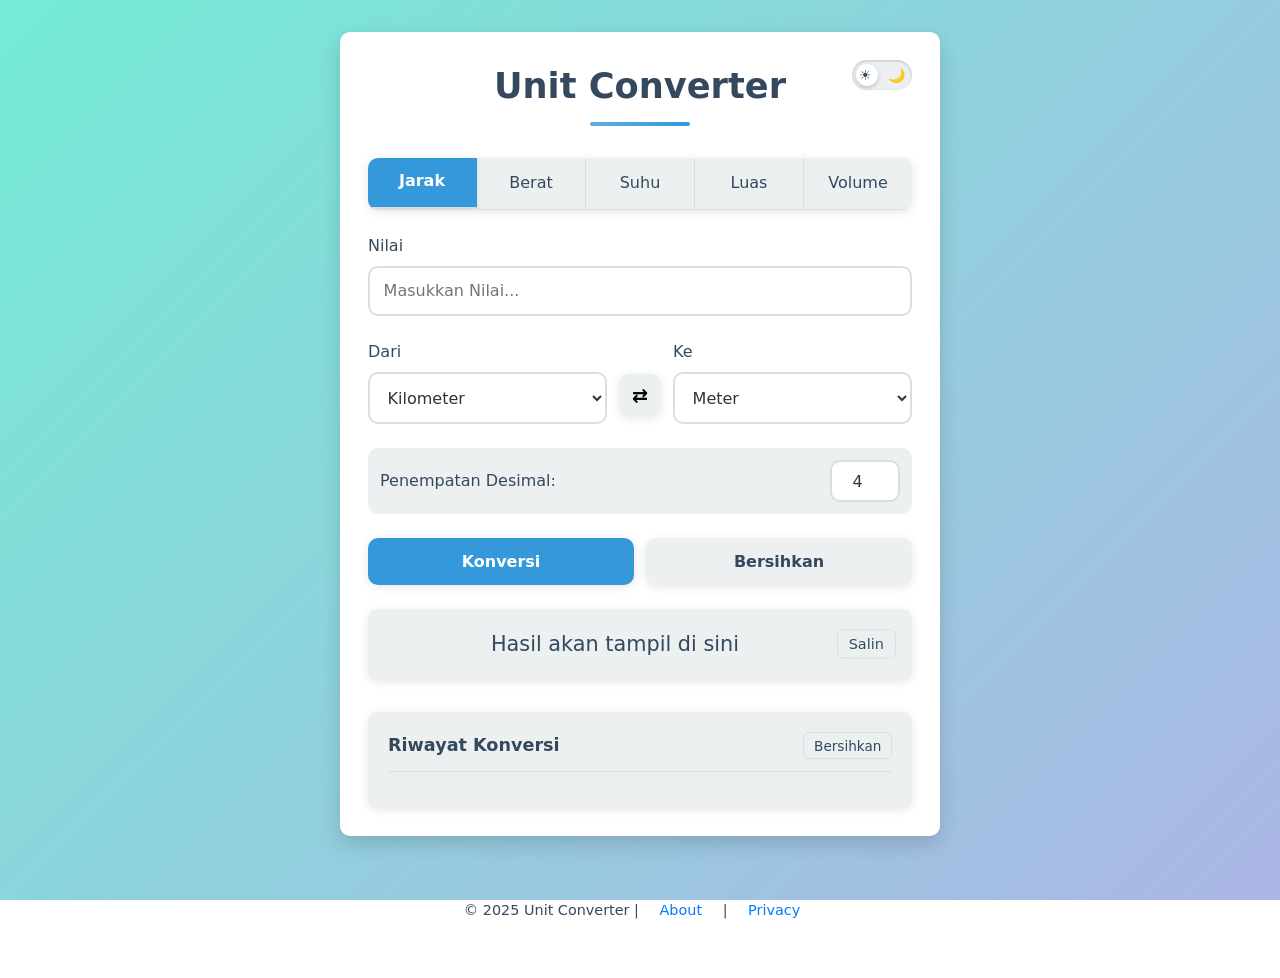
<file: index.html>
<!DOCTYPE html>
<html lang="en">
    <head>
        <meta charset="UTF-8">
        <meta name="viewport" content="width=device-width, initial-scale=1.0">
        <meta name="theme-color" content="#74ebd5">
        <meta name="description" content="Unit Converter - Convert between distance, weight, temperature, area, and volume units">
        <title>Unit Converter</title>
        <link rel="stylesheet" href="style.css">
        <link rel="manifest" href="manifest.json">
        <link rel="icon" type="image/png" href="favicon.png">
    </head>
    <body>
        <div class="container">
            <header>
                <h1>Unit Converter</h1>
                <div class="theme-toggle-container">
                    <label class="theme-switch">
                        <input type="checkbox" id="themeToggle" onchange="toggleTheme()">
                        <span class="slider round"></span>
                        <span class="theme-icon light">☀️</span>
                        <span class="theme-icon dark">🌙</span>
                    </label>
                </div>
            </header>

            <div class="unit-tabs">
                <div class="unit-tab active" data-tab="distance">Jarak</div>
                <div class="unit-tab" data-tab="weight">Berat</div>
                <div class="unit-tab" data-tab="temperature">Suhu</div>
                <div class="unit-tab" data-tab="area">Luas</div>
                <div class="unit-tab" data-tab="volume">Volume</div>
            </div>
            
            <!-- Distance Converter -->
            <div class="converter-container active" id="distance-converter">
                <div class="input-group">
                    <label for="distanceValue">Nilai</label>
                    <input type="number" id="distanceValue" placeholder="Masukkan Nilai..." step="any">
                </div>

                <div class="units-row">
                    <div class="input-group">
                        <label for="distanceFromUnit">Dari</label>
                        <select id="distanceFromUnit">
                            <option value="km">Kilometer</option>
                            <option value="m">Meter</option>
                            <option value="cm">Sentimeter</option>
                            <option value="mm">Milimeter</option>
                            <option value="µm">Mikrometer</option>
                            <option value="nm">Nanometer</option>
                            <option value="mi">Mil</option>
                            <option value="nmi">Mil Laut</option>
                            <option value="yd">Yard</option>
                            <option value="ft">Kaki</option>
                            <option value="in">Inci</option>
                        </select>
                    </div>

                    <button class="swap-btn" onclick="swapUnits('distance')" aria-label="Tukar Unit">
                        <span class="swap-icon">⇄</span>
                    </button>

                    <div class="input-group">
                        <label for="distanceToUnit">Ke</label>
                        <select id="distanceToUnit">
                            <option value="km">Kilometer</option>
                            <option value="m" selected>Meter</option>
                            <option value="cm">Sentimeter</option>
                            <option value="mm">Milimeter</option>
                            <option value="µm">Mikrometer</option>
                            <option value="nm">Nanometer</option>
                            <option value="mi">Mil</option>
                            <option value="nmi">Mil Laut</option>
                            <option value="yd">Yard</option>
                            <option value="ft">Kaki</option>
                            <option value="in">Inci</option>
                        </select>
                    </div>
                </div>

                <div class="precision-control">
                    <label for="distancePrecision">Penempatan Desimal:</label>
                    <input type="number" id="distancePrecision" value="4" min="0" max="10">
                </div>

                <div class="button-group">
                    <button class="btn convert-btn" onclick="convert('distance')">Konversi</button>
                    <button class="btn clear-btn" onclick="clearInputs('distance')">Bersihkan</button>
                </div>

                <div class="result-container">
                    <div class="result" id="distanceResult">Hasil akan tampil di sini</div>
                    <button class="copy-btn" onclick="copyResult('distanceResult')">Salin</button>
                </div>

                <div class="history">
                    <div class="history-header">
                        <h3>Riwayat Konversi</h3>
                        <button class="clear-history-btn" onclick="clearHistory('distance')">Bersihkan</button>
                    </div>
                    <div id="distanceHistory" class="history-list"></div>
                </div>
            </div>

            <!-- Weight Converter -->
            <div class="converter-container" id="weight-converter">
                <div class="input-group">
                    <label for="weightValue">Nilai</label>
                    <input type="number" id="weightValue" placeholder="Masukkan Nilai..." step="any">
                </div>

                <div class="units-row">
                    <div class="input-group">
                        <label for="weightFromUnit">Dari</label>
                        <select id="weightFromUnit">
                            <option value="t">Ton</option>
                            <option value="kg">Kilogram</option>
                            <option value="g">Gram</option>
                            <option value="mg">Miligram</option>
                            <option value="lb">Pon</option>
                            <option value="oz">Ons</option>
                            <option value="st">Stone</option>
                            <option value="ct">Karat</option>
                            <option value="gr">Grain</option>
                        </select>
                    </div>

                    <button class="swap-btn" onclick="swapUnits('weight')" aria-label="Tukar Unit">
                        <span class="swap-icon">⇄</span>
                    </button>

                    <div class="input-group">
                        <label for="weightToUnit">Ke</label>
                        <select id="weightToUnit">
                            <option value="t">Ton</option>
                            <option value="kg" selected>Kilogram</option>
                            <option value="g">Gram</option>
                            <option value="mg">Miligram</option>
                            <option value="lb">Pon</option>
                            <option value="oz">Ons</option>
                            <option value="st">Stone</option>
                            <option value="ct">Karat</option>
                            <option value="gr">Grain</option>
                        </select>
                    </div>
                </div>

                <div class="precision-control">
                    <label for="weightPrecision">Penempatan Desimal:</label>
                    <input type="number" id="weightPrecision" value="4" min="0" max="10">
                </div>

                <div class="button-group">
                    <button class="btn convert-btn" onclick="convert('weight')">Konversi</button>
                    <button class="btn clear-btn" onclick="clearInputs('weight')">Bersihkan</button>
                </div>

                <div class="result-container">
                    <div class="result" id="weightResult">Hasil akan tampil di sini</div>
                    <button class="copy-btn" onclick="copyResult('weightResult')">Salin</button>
                </div>

                <div class="history">
                    <div class="history-header">
                        <h3>Riwayat Konversi</h3>
                        <button class="clear-history-btn" onclick="clearHistory('weight')">Bersihkan</button>
                    </div>
                    <div id="weightHistory" class="history-list"></div>
                </div>
            </div>

            <!-- Temperature Converter -->
            <div class="converter-container" id="temperature-converter">
                <div class="input-group">
                    <label for="temperatureValue">Nilai</label>
                    <input type="number" id="temperatureValue" placeholder="Masukkan Nilai..." step="any">
                </div>

                <div class="units-row">
                    <div class="input-group">
                        <label for="temperatureFromUnit">Dari</label>
                        <select id="temperatureFromUnit">
                            <option value="c">Celsius</option>
                            <option value="f">Fahrenheit</option>
                            <option value="k">Kelvin</option>
                        </select>
                    </div>

                    <button class="swap-btn" onclick="swapUnits('temperature')" aria-label="Tukar Unit">
                        <span class="swap-icon">⇄</span>
                    </button>

                    <div class="input-group">
                        <label for="temperatureToUnit">Ke</label>
                        <select id="temperatureToUnit">
                            <option value="c">Celsius</option>
                            <option value="f" selected>Fahrenheit</option>
                            <option value="k">Kelvin</option>
                        </select>
                    </div>
                </div>

                <div class="precision-control">
                    <label for="temperaturePrecision">Penempatan Desimal:</label>
                    <input type="number" id="temperaturePrecision" value="4" min="0" max="10">
                </div>

                <div class="button-group">
                    <button class="btn convert-btn" onclick="convert('temperature')">Konversi</button>
                    <button class="btn clear-btn" onclick="clearInputs('temperature')">Bersihkan</button>
                </div>

                <div class="result-container">
                    <div class="result" id="temperatureResult">Hasil akan tampil di sini</div>
                    <button class="copy-btn" onclick="copyResult('temperatureResult')">Salin</button>
                </div>

                <div class="history">
                    <div class="history-header">
                        <h3>Riwayat Konversi</h3>
                        <button class="clear-history-btn" onclick="clearHistory('temperature')">Bersihkan</button>
                    </div>
                    <div id="temperatureHistory" class="history-list"></div>
                </div>
            </div>

            <!-- Area Converter -->
            <div class="converter-container" id="area-converter">
                <div class="input-group">
                    <label for="areaValue">Nilai</label>
                    <input type="number" id="areaValue" placeholder="Masukkan Nilai..." step="any">
                </div>

                <div class="units-row">
                    <div class="input-group">
                        <label for="areaFromUnit">Dari</label>
                        <select id="areaFromUnit">
                            <option value="km2">Kilometer Persegi</option>
                            <option value="m2">Meter Persegi</option>
                            <option value="cm2">Sentimeter Persegi</option>
                            <option value="mm2">Milimeter Persegi</option>
                            <option value="ha">Hektar</option>
                            <option value="acre">Acre</option>
                            <option value="ft2">Kaki Persegi</option>
                            <option value="in2">Inci Persegi</option>
                            <option value="yd2">Yard Persegi</option>
                        </select>
                    </div>

                    <button class="swap-btn" onclick="swapUnits('area')" aria-label="Tukar Unit">
                        <span class="swap-icon">⇄</span>
                    </button>

                    <div class="input-group">
                        <label for="areaToUnit">Ke</label>
                        <select id="areaToUnit">
                            <option value="km2">Kilometer Persegi</option>
                            <option value="m2" selected>Meter Persegi</option>
                            <option value="cm2">Sentimeter Persegi</option>
                            <option value="mm2">Milimeter Persegi</option>
                            <option value="ha">Hektar</option>
                            <option value="acre">Acre</option>
                            <option value="ft2">Kaki Persegi</option>
                            <option value="in2">Inci Persegi</option>
                            <option value="yd2">Yard Persegi</option>
                        </select>
                    </div>
                </div>

                <div class="precision-control">
                    <label for="areaPrecision">Penempatan Desimal:</label>
                    <input type="number" id="areaPrecision" value="4" min="0" max="10">
                </div>

                <div class="button-group">
                    <button class="btn convert-btn" onclick="convert('area')">Konversi</button>
                    <button class="btn clear-btn" onclick="clearInputs('area')">Bersihkan</button>
                </div>

                <div class="result-container">
                    <div class="result" id="areaResult">Hasil akan tampil di sini</div>
                    <button class="copy-btn" onclick="copyResult('areaResult')">Salin</button>
                </div>

                <div class="history">
                    <div class="history-header">
                        <h3>Riwayat Konversi</h3>
                        <button class="clear-history-btn" onclick="clearHistory('area')">Bersihkan</button>
                    </div>
                    <div id="areaHistory" class="history-list"></div>
                </div>
            </div>

            <!-- Volume Converter -->
            <div class="converter-container" id="volume-converter">
                <div class="input-group">
                    <label for="volumeValue">Nilai</label>
                    <input type="number" id="volumeValue" placeholder="Masukkan Nilai..." step="any">
                </div>

                <div class="units-row">
                    <div class="input-group">
                        <label for="volumeFromUnit">Dari</label>
                        <select id="volumeFromUnit">
                            <option value="m3">Meter Kubik</option>
                            <option value="cm3">Sentimeter Kubik</option>
                            <option value="mm3">Milimeter Kubik</option>
                            <option value="l">Liter</option>
                            <option value="ml">Mililiter</option>
                            <option value="gal">Galon</option>
                            <option value="qt">Quart</option>
                            <option value="pt">Pint</option>
                            <option value="fl_oz">Ons Cair</option>
                        </select>
                    </div>

                    <button class="swap-btn" onclick="swapUnits('volume')" aria-label="Tukar Unit">
                        <span class="swap-icon">⇄</span>
                    </button>

                    <div class="input-group">
                        <label for="volumeToUnit">Ke</label>
                        <select id="volumeToUnit">
                            <option value="m3">Meter Kubik</option>
                            <option value="cm3">Sentimeter Kubik</option>
                            <option value="mm3">Milimeter Kubik</option>
                            <option value="l" selected>Liter</option>
                            <option value="ml">Mililiter</option>
                            <option value="gal">Galon</option>
                            <option value="qt">Quart</option>
                            <option value="pt">Pint</option>
                            <option value="fl_oz">Ons Cair</option>
                        </select>
                    </div>
                </div>

                <div class="precision-control">
                    <label for="volumePrecision">Penempatan Desimal:</label>
                    <input type="number" id="volumePrecision" value="4" min="0" max="10">
                </div>

                <div class="button-group">
                    <button class="btn convert-btn" onclick="convert('volume')">Konversi</button>
                    <button class="btn clear-btn" onclick="clearInputs('volume')">Bersihkan</button>
                </div>

                <div class="result-container">
                    <div class="result" id="volumeResult">Hasil akan tampil di sini</div>
                    <button class="copy-btn" onclick="copyResult('volumeResult')">Salin</button>
                </div>

                <div class="history">
                    <div class="history-header">
                        <h3>Riwayat Konversi</h3>
                        <button class="clear-history-btn" onclick="clearHistory('volume')">Bersihkan</button>
                    </div>
                    <div id="volumeHistory" class="history-list"></div>
                </div>
            </div>
        </div>

        <footer class="footer">
            <p>© 2025 Unit Converter | <a href="#" class="footer-link">About</a> | <a href="#" class="footer-link">Privacy</a></p>
        </footer>

        <script src="script.js"></script>
    </body>
</html>
</file>
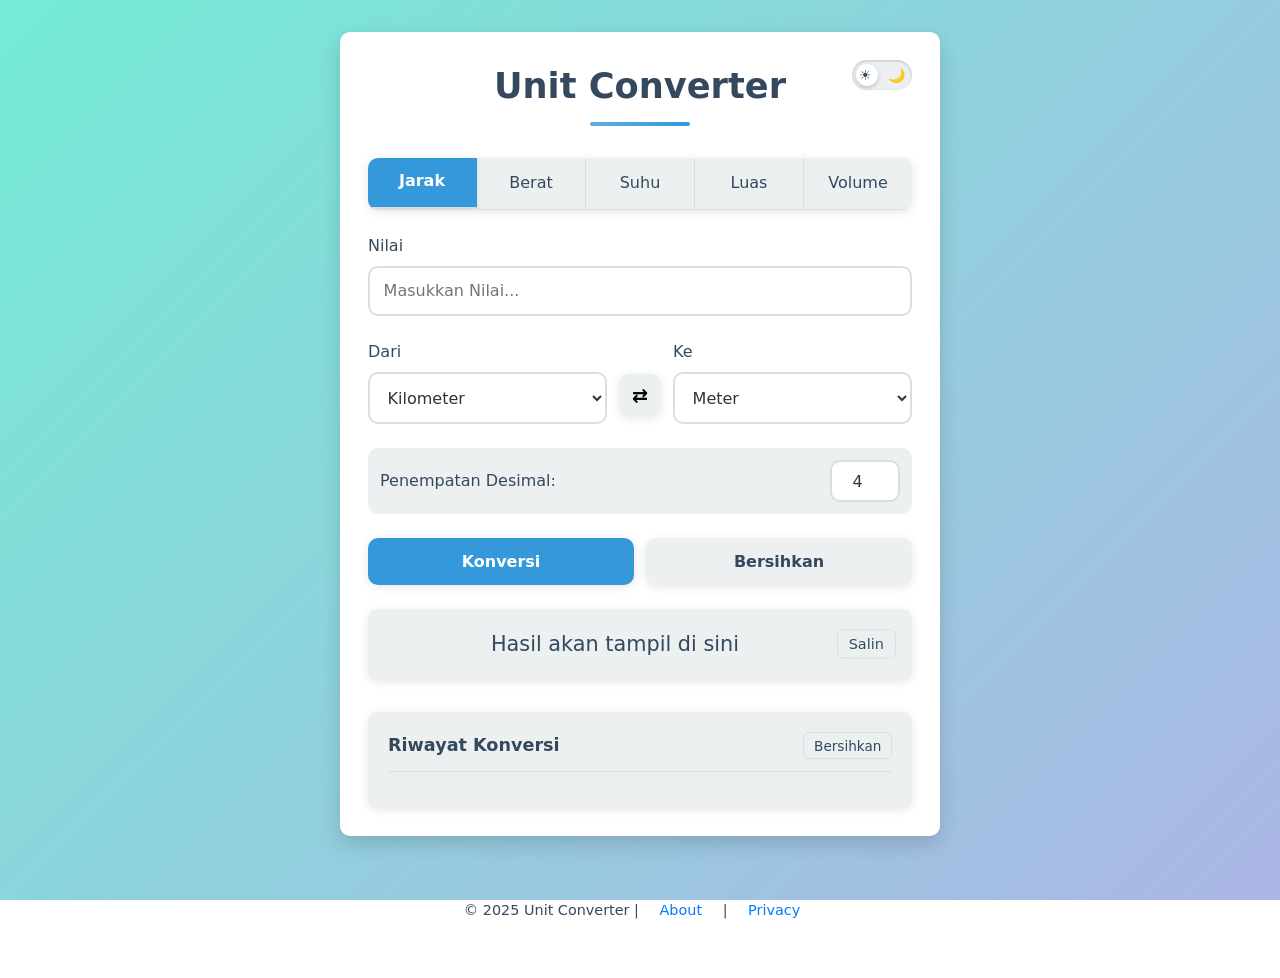
<file: public/index.html>
<!DOCTYPE html>
<html lang="en">
    <head>
        <meta charset="UTF-8">
        <meta name="viewport" content="width=device-width, initial-scale=1.0">
        <meta name="theme-color" content="#74ebd5">
        <meta name="description" content="Unit Converter - Convert between distance, weight, temperature, area, and volume units">
        <title>Unit Converter</title>
        <link rel="stylesheet" href="style.css">
        <link rel="manifest" href="manifest.json">
        <link rel="icon" type="image/png" href="favicon.png">
    </head>
    <body>
        <div class="container">
            <header>
                <h1>Unit Converter</h1>
                <div class="theme-toggle-container">
                    <label class="theme-switch">
                        <input type="checkbox" id="themeToggle" onchange="toggleTheme()">
                        <span class="slider round"></span>
                        <span class="theme-icon light">☀️</span>
                        <span class="theme-icon dark">🌙</span>
                    </label>
                </div>
            </header>

            <div class="unit-tabs">
                <div class="unit-tab active" data-tab="distance">Jarak</div>
                <div class="unit-tab" data-tab="weight">Berat</div>
                <div class="unit-tab" data-tab="temperature">Suhu</div>
                <div class="unit-tab" data-tab="area">Luas</div>
                <div class="unit-tab" data-tab="volume">Volume</div>
            </div>
            
            <!-- Distance Converter -->
            <div class="converter-container active" id="distance-converter">
                <div class="input-group">
                    <label for="distanceValue">Nilai</label>
                    <input type="number" id="distanceValue" placeholder="Masukkan Nilai..." step="any">
                </div>

                <div class="units-row">
                    <div class="input-group">
                        <label for="distanceFromUnit">Dari</label>
                        <select id="distanceFromUnit">
                            <option value="km">Kilometer</option>
                            <option value="m">Meter</option>
                            <option value="cm">Sentimeter</option>
                            <option value="mm">Milimeter</option>
                            <option value="µm">Mikrometer</option>
                            <option value="nm">Nanometer</option>
                            <option value="mi">Mil</option>
                            <option value="nmi">Mil Laut</option>
                            <option value="yd">Yard</option>
                            <option value="ft">Kaki</option>
                            <option value="in">Inci</option>
                        </select>
                    </div>

                    <button class="swap-btn" onclick="swapUnits('distance')" aria-label="Tukar Unit">
                        <span class="swap-icon">⇄</span>
                    </button>

                    <div class="input-group">
                        <label for="distanceToUnit">Ke</label>
                        <select id="distanceToUnit">
                            <option value="km">Kilometer</option>
                            <option value="m" selected>Meter</option>
                            <option value="cm">Sentimeter</option>
                            <option value="mm">Milimeter</option>
                            <option value="µm">Mikrometer</option>
                            <option value="nm">Nanometer</option>
                            <option value="mi">Mil</option>
                            <option value="nmi">Mil Laut</option>
                            <option value="yd">Yard</option>
                            <option value="ft">Kaki</option>
                            <option value="in">Inci</option>
                        </select>
                    </div>
                </div>

                <div class="precision-control">
                    <label for="distancePrecision">Penempatan Desimal:</label>
                    <input type="number" id="distancePrecision" value="4" min="0" max="10">
                </div>

                <div class="button-group">
                    <button class="btn convert-btn" onclick="convert('distance')">Konversi</button>
                    <button class="btn clear-btn" onclick="clearInputs('distance')">Bersihkan</button>
                </div>

                <div class="result-container">
                    <div class="result" id="distanceResult">Hasil akan tampil di sini</div>
                    <button class="copy-btn" onclick="copyResult('distanceResult')">Salin</button>
                </div>

                <div class="history">
                    <div class="history-header">
                        <h3>Riwayat Konversi</h3>
                        <button class="clear-history-btn" onclick="clearHistory('distance')">Bersihkan</button>
                    </div>
                    <div id="distanceHistory" class="history-list"></div>
                </div>
            </div>

            <!-- Weight Converter -->
            <div class="converter-container" id="weight-converter">
                <div class="input-group">
                    <label for="weightValue">Nilai</label>
                    <input type="number" id="weightValue" placeholder="Masukkan Nilai..." step="any">
                </div>

                <div class="units-row">
                    <div class="input-group">
                        <label for="weightFromUnit">Dari</label>
                        <select id="weightFromUnit">
                            <option value="t">Ton</option>
                            <option value="kg">Kilogram</option>
                            <option value="g">Gram</option>
                            <option value="mg">Miligram</option>
                            <option value="lb">Pon</option>
                            <option value="oz">Ons</option>
                            <option value="st">Stone</option>
                            <option value="ct">Karat</option>
                            <option value="gr">Grain</option>
                        </select>
                    </div>

                    <button class="swap-btn" onclick="swapUnits('weight')" aria-label="Tukar Unit">
                        <span class="swap-icon">⇄</span>
                    </button>

                    <div class="input-group">
                        <label for="weightToUnit">Ke</label>
                        <select id="weightToUnit">
                            <option value="t">Ton</option>
                            <option value="kg" selected>Kilogram</option>
                            <option value="g">Gram</option>
                            <option value="mg">Miligram</option>
                            <option value="lb">Pon</option>
                            <option value="oz">Ons</option>
                            <option value="st">Stone</option>
                            <option value="ct">Karat</option>
                            <option value="gr">Grain</option>
                        </select>
                    </div>
                </div>

                <div class="precision-control">
                    <label for="weightPrecision">Penempatan Desimal:</label>
                    <input type="number" id="weightPrecision" value="4" min="0" max="10">
                </div>

                <div class="button-group">
                    <button class="btn convert-btn" onclick="convert('weight')">Konversi</button>
                    <button class="btn clear-btn" onclick="clearInputs('weight')">Bersihkan</button>
                </div>

                <div class="result-container">
                    <div class="result" id="weightResult">Hasil akan tampil di sini</div>
                    <button class="copy-btn" onclick="copyResult('weightResult')">Salin</button>
                </div>

                <div class="history">
                    <div class="history-header">
                        <h3>Riwayat Konversi</h3>
                        <button class="clear-history-btn" onclick="clearHistory('weight')">Bersihkan</button>
                    </div>
                    <div id="weightHistory" class="history-list"></div>
                </div>
            </div>

            <!-- Temperature Converter -->
            <div class="converter-container" id="temperature-converter">
                <div class="input-group">
                    <label for="temperatureValue">Nilai</label>
                    <input type="number" id="temperatureValue" placeholder="Masukkan Nilai..." step="any">
                </div>

                <div class="units-row">
                    <div class="input-group">
                        <label for="temperatureFromUnit">Dari</label>
                        <select id="temperatureFromUnit">
                            <option value="c">Celsius</option>
                            <option value="f">Fahrenheit</option>
                            <option value="k">Kelvin</option>
                        </select>
                    </div>

                    <button class="swap-btn" onclick="swapUnits('temperature')" aria-label="Tukar Unit">
                        <span class="swap-icon">⇄</span>
                    </button>

                    <div class="input-group">
                        <label for="temperatureToUnit">Ke</label>
                        <select id="temperatureToUnit">
                            <option value="c">Celsius</option>
                            <option value="f" selected>Fahrenheit</option>
                            <option value="k">Kelvin</option>
                        </select>
                    </div>
                </div>

                <div class="precision-control">
                    <label for="temperaturePrecision">Penempatan Desimal:</label>
                    <input type="number" id="temperaturePrecision" value="4" min="0" max="10">
                </div>

                <div class="button-group">
                    <button class="btn convert-btn" onclick="convert('temperature')">Konversi</button>
                    <button class="btn clear-btn" onclick="clearInputs('temperature')">Bersihkan</button>
                </div>

                <div class="result-container">
                    <div class="result" id="temperatureResult">Hasil akan tampil di sini</div>
                    <button class="copy-btn" onclick="copyResult('temperatureResult')">Salin</button>
                </div>

                <div class="history">
                    <div class="history-header">
                        <h3>Riwayat Konversi</h3>
                        <button class="clear-history-btn" onclick="clearHistory('temperature')">Bersihkan</button>
                    </div>
                    <div id="temperatureHistory" class="history-list"></div>
                </div>
            </div>

            <!-- Area Converter -->
            <div class="converter-container" id="area-converter">
                <div class="input-group">
                    <label for="areaValue">Nilai</label>
                    <input type="number" id="areaValue" placeholder="Masukkan Nilai..." step="any">
                </div>

                <div class="units-row">
                    <div class="input-group">
                        <label for="areaFromUnit">Dari</label>
                        <select id="areaFromUnit">
                            <option value="km2">Kilometer Persegi</option>
                            <option value="m2">Meter Persegi</option>
                            <option value="cm2">Sentimeter Persegi</option>
                            <option value="mm2">Milimeter Persegi</option>
                            <option value="ha">Hektar</option>
                            <option value="acre">Acre</option>
                            <option value="ft2">Kaki Persegi</option>
                            <option value="in2">Inci Persegi</option>
                            <option value="yd2">Yard Persegi</option>
                        </select>
                    </div>

                    <button class="swap-btn" onclick="swapUnits('area')" aria-label="Tukar Unit">
                        <span class="swap-icon">⇄</span>
                    </button>

                    <div class="input-group">
                        <label for="areaToUnit">Ke</label>
                        <select id="areaToUnit">
                            <option value="km2">Kilometer Persegi</option>
                            <option value="m2" selected>Meter Persegi</option>
                            <option value="cm2">Sentimeter Persegi</option>
                            <option value="mm2">Milimeter Persegi</option>
                            <option value="ha">Hektar</option>
                            <option value="acre">Acre</option>
                            <option value="ft2">Kaki Persegi</option>
                            <option value="in2">Inci Persegi</option>
                            <option value="yd2">Yard Persegi</option>
                        </select>
                    </div>
                </div>

                <div class="precision-control">
                    <label for="areaPrecision">Penempatan Desimal:</label>
                    <input type="number" id="areaPrecision" value="4" min="0" max="10">
                </div>

                <div class="button-group">
                    <button class="btn convert-btn" onclick="convert('area')">Konversi</button>
                    <button class="btn clear-btn" onclick="clearInputs('area')">Bersihkan</button>
                </div>

                <div class="result-container">
                    <div class="result" id="areaResult">Hasil akan tampil di sini</div>
                    <button class="copy-btn" onclick="copyResult('areaResult')">Salin</button>
                </div>

                <div class="history">
                    <div class="history-header">
                        <h3>Riwayat Konversi</h3>
                        <button class="clear-history-btn" onclick="clearHistory('area')">Bersihkan</button>
                    </div>
                    <div id="areaHistory" class="history-list"></div>
                </div>
            </div>

            <!-- Volume Converter -->
            <div class="converter-container" id="volume-converter">
                <div class="input-group">
                    <label for="volumeValue">Nilai</label>
                    <input type="number" id="volumeValue" placeholder="Masukkan Nilai..." step="any">
                </div>

                <div class="units-row">
                    <div class="input-group">
                        <label for="volumeFromUnit">Dari</label>
                        <select id="volumeFromUnit">
                            <option value="m3">Meter Kubik</option>
                            <option value="cm3">Sentimeter Kubik</option>
                            <option value="mm3">Milimeter Kubik</option>
                            <option value="l">Liter</option>
                            <option value="ml">Mililiter</option>
                            <option value="gal">Galon</option>
                            <option value="qt">Quart</option>
                            <option value="pt">Pint</option>
                            <option value="fl_oz">Ons Cair</option>
                        </select>
                    </div>

                    <button class="swap-btn" onclick="swapUnits('volume')" aria-label="Tukar Unit">
                        <span class="swap-icon">⇄</span>
                    </button>

                    <div class="input-group">
                        <label for="volumeToUnit">Ke</label>
                        <select id="volumeToUnit">
                            <option value="m3">Meter Kubik</option>
                            <option value="cm3">Sentimeter Kubik</option>
                            <option value="mm3">Milimeter Kubik</option>
                            <option value="l" selected>Liter</option>
                            <option value="ml">Mililiter</option>
                            <option value="gal">Galon</option>
                            <option value="qt">Quart</option>
                            <option value="pt">Pint</option>
                            <option value="fl_oz">Ons Cair</option>
                        </select>
                    </div>
                </div>

                <div class="precision-control">
                    <label for="volumePrecision">Penempatan Desimal:</label>
                    <input type="number" id="volumePrecision" value="4" min="0" max="10">
                </div>

                <div class="button-group">
                    <button class="btn convert-btn" onclick="convert('volume')">Konversi</button>
                    <button class="btn clear-btn" onclick="clearInputs('volume')">Bersihkan</button>
                </div>

                <div class="result-container">
                    <div class="result" id="volumeResult">Hasil akan tampil di sini</div>
                    <button class="copy-btn" onclick="copyResult('volumeResult')">Salin</button>
                </div>

                <div class="history">
                    <div class="history-header">
                        <h3>Riwayat Konversi</h3>
                        <button class="clear-history-btn" onclick="clearHistory('volume')">Bersihkan</button>
                    </div>
                    <div id="volumeHistory" class="history-list"></div>
                </div>
            </div>
        </div>

        <footer class="footer">
            <p>© 2025 Unit Converter | <a href="about.html" class="footer-link">About</a> | <a href="privacy.html" class="footer-link">Privacy</a></p>
        </footer>

        <script src="script.js"></script>
    </body>
</html>
</file>
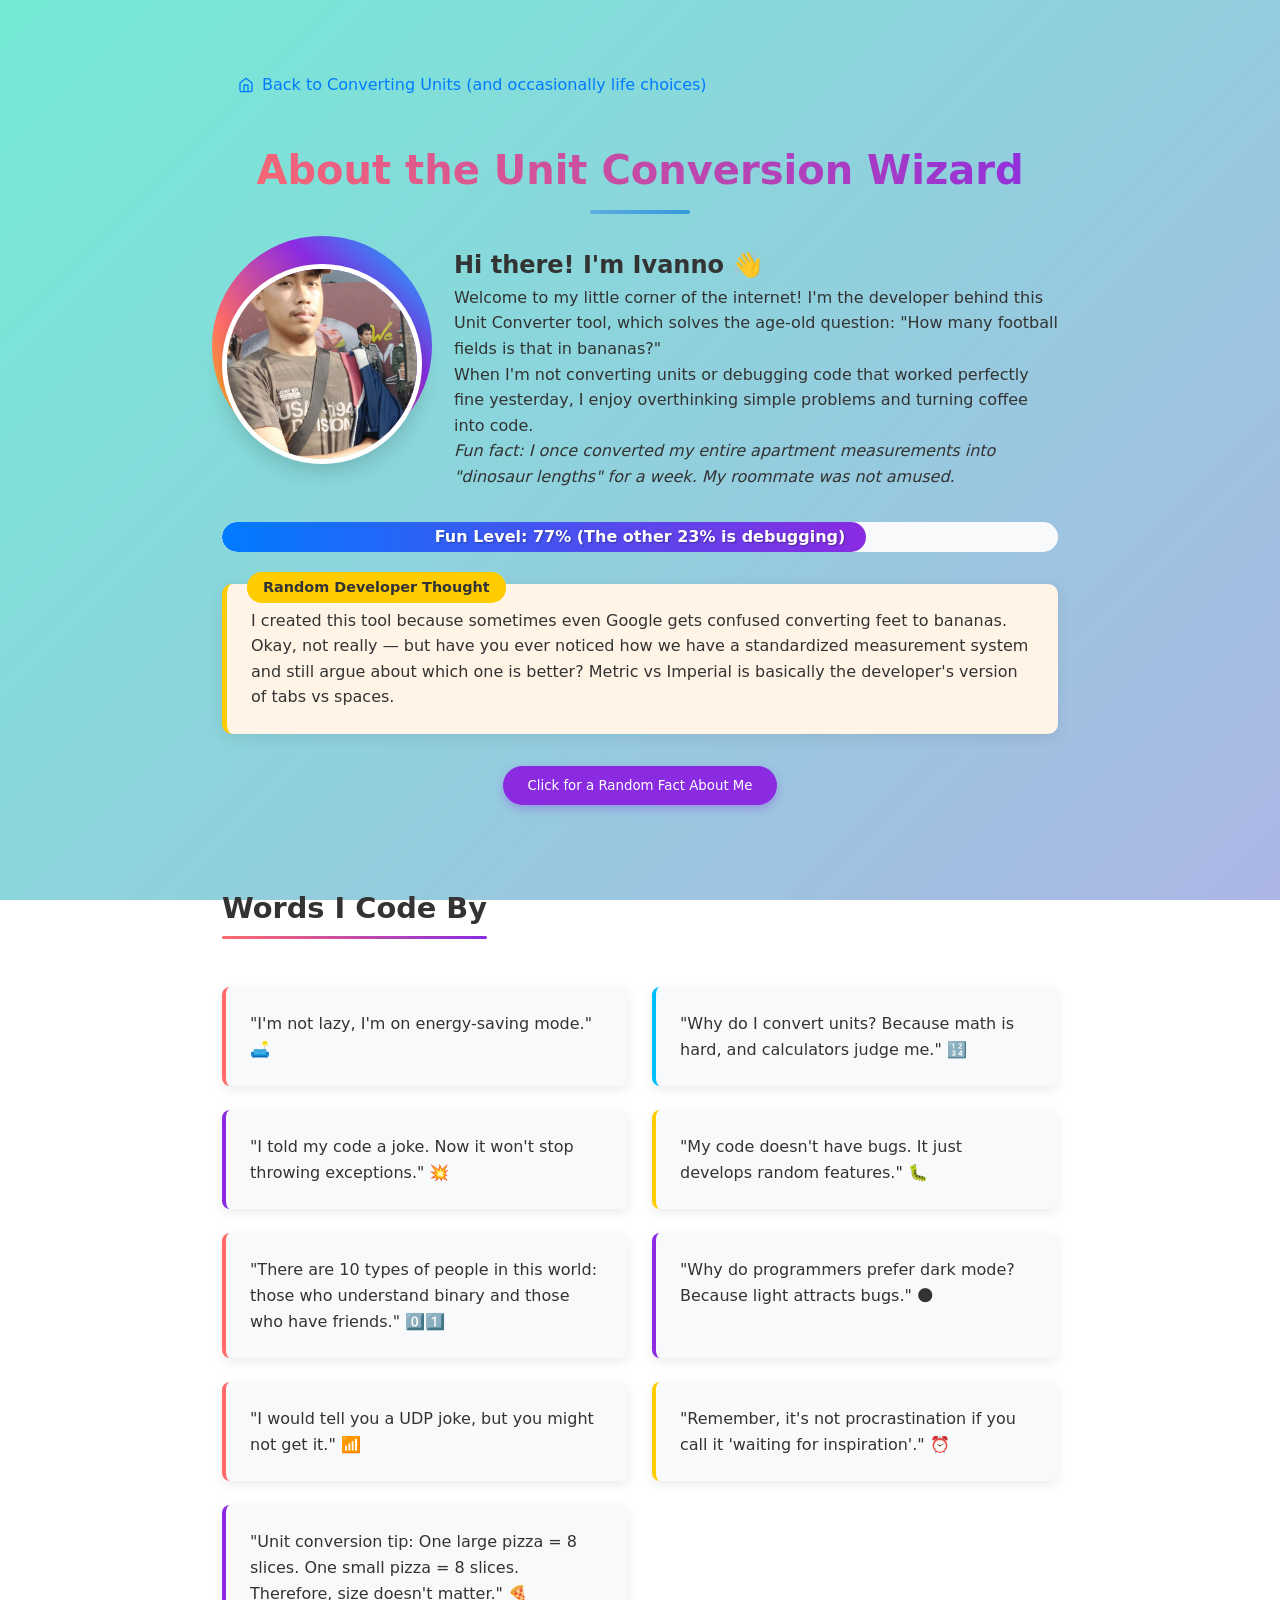
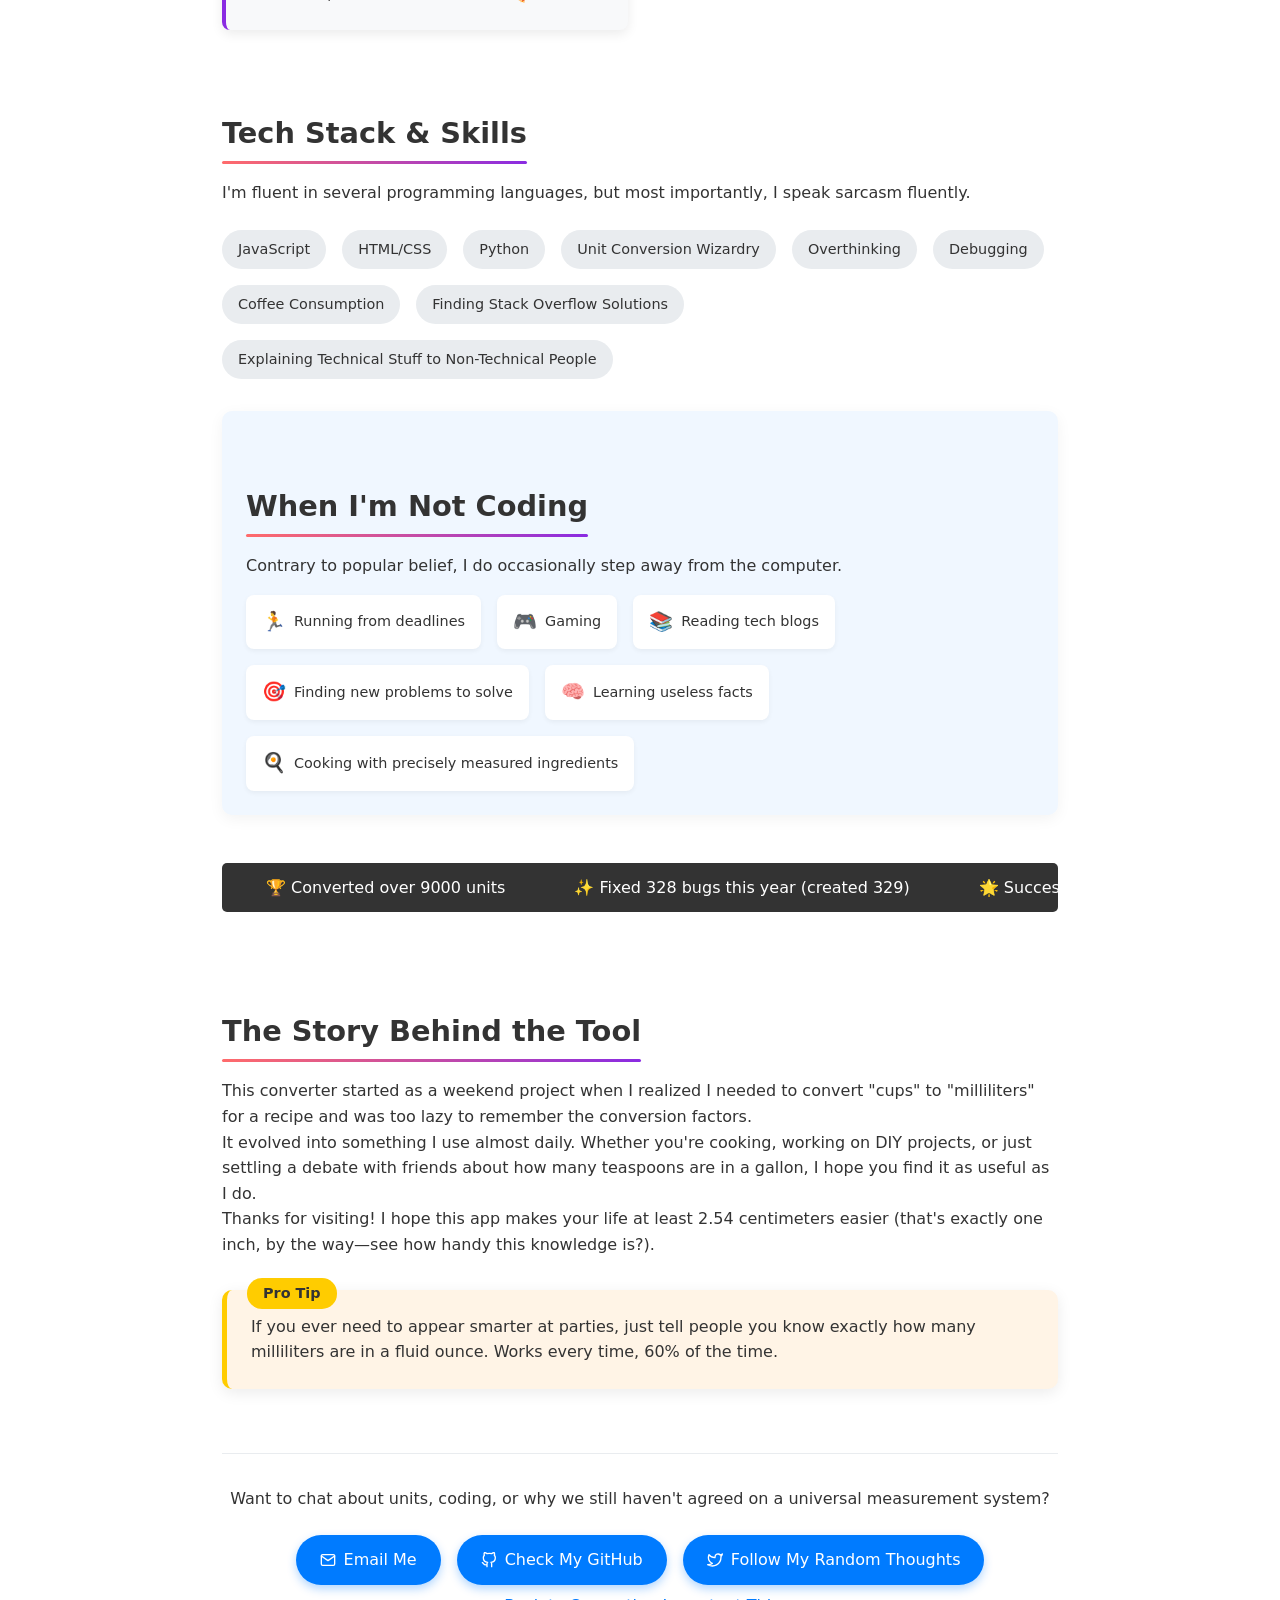
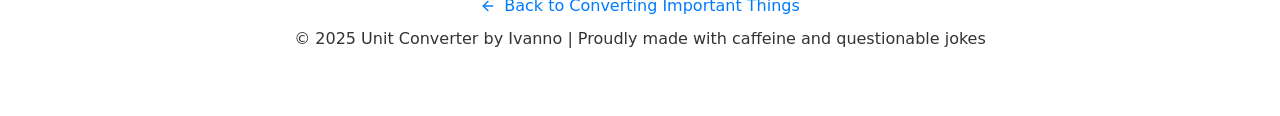
<file: public/about.html>
<!DOCTYPE html>
<html lang="en">
<head>
  <meta charset="UTF-8" />
  <meta name="viewport" content="width=device-width, initial-scale=1.0"/>
  <meta name="description" content="Meet Ivanno, the quirky developer behind the Unit Converter tool. Coder by day, unit conversion enthusiast by night." />
  <title>About the Creator - Unit Converter</title>
  <link rel="stylesheet" href="style.css" />
</head>
<body>
  <div class="about-container">
    <header>
      <nav>
        <a href="index.html" class="footer-link">
          <svg xmlns="http://www.w3.org/2000/svg" width="16" height="16" viewBox="0 0 24 24" fill="none" stroke="currentColor" stroke-width="2" stroke-linecap="round" stroke-linejoin="round">
            <path d="M3 9l9-7 9 7v11a2 2 0 0 1-2 2H5a2 2 0 0 1-2-2z"></path>
            <polyline points="9 22 9 12 15 12 15 22"></polyline>
          </svg>
          Back to Converting Units (and occasionally life choices)
        </a>
      </nav>
    </header>

    <main>
      <h1 class="page-title">About the Unit Conversion Wizard</h1>
      
      <section class="hero-section">
        <div class="photo-container">
          <div class="photo-decoration"></div>
          <img src="profile.png" alt="Ivanno - Creator of Unit Converter" class="creator-photo" />
        </div>
        
        <div class="hero-text">
          <h2>Hi there! I'm <strong>Ivanno</strong> 👋</h2>
          <p>Welcome to my little corner of the internet! I'm the developer behind this Unit Converter tool, which solves the age-old question: "How many football fields is that in bananas?"</p>
          <p>When I'm not converting units or debugging code that worked perfectly fine yesterday, I enjoy overthinking simple problems and turning coffee into code.</p>
          <p><em>Fun fact: I once converted my entire apartment measurements into "dinosaur lengths" for a week. My roommate was not amused.</em></p>
        </div>
      </section>
      
      <div class="fun-meter">
        <div class="fun-meter-fill"></div>
        <div class="fun-meter-label">Fun Level: 85% (The other 15% is debugging)</div>
      </div>
      
      <section class="fun-fact">
        <span class="fun-fact-label">Random Developer Thought</span>
        <p>I created this tool because sometimes even Google gets confused converting feet to bananas. Okay, not really — but have you ever noticed how we have a standardized measurement system and still argue about which one is better? Metric vs Imperial is basically the developer's version of tabs vs spaces.</p>
      </section>
      
      <button class="random-fact-btn" onclick="alert('Did you know? I once spent 5 hours debugging an issue, only to realize the problem was a missing semicolon. Always check the small details!')">Click for a Random Fact About Me</button>
      
      <section>
        <h3 class="section-title">Words I Code By</h3>
        <div class="quote-container">
          <div class="quote-box">
            "I'm not lazy, I'm on energy-saving mode." 🛋️
          </div>
          <div class="quote-box">
            "Why do I convert units? Because math is hard, and calculators judge me." 🔢
          </div>
          <div class="quote-box">
            "I told my code a joke. Now it won't stop throwing exceptions." 💥
          </div>
          <div class="quote-box">
            "My code doesn't have bugs. It just develops random features." 🐛
          </div>
          <div class="quote-box">
            "There are 10 types of people in this world: those who understand binary and those who have friends." 0️⃣1️⃣
          </div>
          <div class="quote-box">
            "Why do programmers prefer dark mode? Because light attracts bugs." 🌑
          </div>
          <div class="quote-box">
            "I would tell you a UDP joke, but you might not get it." 📶
          </div>
          <div class="quote-box">
            "Remember, it's not procrastination if you call it 'waiting for inspiration'." ⏰
          </div>
          <div class="quote-box">
            "Unit conversion tip: One large pizza = 8 slices. One small pizza = 8 slices. Therefore, size doesn't matter." 🍕
          </div>
        </div>
      </section>
      
      <section>
        <h3 class="section-title">Tech Stack & Skills</h3>
        <p>I'm fluent in several programming languages, but most importantly, I speak sarcasm fluently.</p>
        
        <div class="skills-container">
          <span class="skill-badge">JavaScript</span>
          <span class="skill-badge">HTML/CSS</span>
          <span class="skill-badge">Python</span>
          <span class="skill-badge">Unit Conversion Wizardry</span>
          <span class="skill-badge">Overthinking</span>
          <span class="skill-badge">Debugging</span>
          <span class="skill-badge">Coffee Consumption</span>
          <span class="skill-badge">Finding Stack Overflow Solutions</span>
          <span class="skill-badge">Explaining Technical Stuff to Non-Technical People</span>
        </div>
      </section>
      
      <section class="hobby-section">
        <h3 class="section-title">When I'm Not Coding</h3>
        <p>Contrary to popular belief, I do occasionally step away from the computer.</p>
        
        <div class="hobby-list">
          <div class="hobby-item"><span>🏃</span> Running from deadlines</div>
          <div class="hobby-item"><span>🎮</span> Gaming</div>
          <div class="hobby-item"><span>📚</span> Reading tech blogs</div>
          <div class="hobby-item"><span>🎯</span> Finding new problems to solve</div>
          <div class="hobby-item"><span>🧠</span> Learning useless facts</div>
          <div class="hobby-item"><span>🍳</span> Cooking with precisely measured ingredients</div>
        </div>
      </section>
      
      <div class="achievement-ticker">
        <div class="ticker-content">
          <span class="ticker-item">🏆 Converted over 9000 units</span>
          <span class="ticker-item">✨ Fixed 328 bugs this year (created 329)</span>
          <span class="ticker-item">🌟 Successfully explained what I do for a living to my grandma</span>
          <span class="ticker-item">🚀 Made it through a whole day without googling a basic syntax</span>
        </div>
      </div>
      
      <section>
        <h3 class="section-title">The Story Behind the Tool</h3>
        <p>This converter started as a weekend project when I realized I needed to convert "cups" to "milliliters" for a recipe and was too lazy to remember the conversion factors.</p>
        <p>It evolved into something I use almost daily. Whether you're cooking, working on DIY projects, or just settling a debate with friends about how many teaspoons are in a gallon, I hope you find it as useful as I do.</p>
        <p>Thanks for visiting! I hope this app makes your life at least 2.54 centimeters easier (that's exactly one inch, by the way—see how handy this knowledge is?).</p>
      </section>
      
      <section class="fun-fact">
        <span class="fun-fact-label">Pro Tip</span>
        <p>If you ever need to appear smarter at parties, just tell people you know exactly how many milliliters are in a fluid ounce. Works every time, 60% of the time.</p>
      </section>
    </main>

    <footer class="footer-section">
      <p>Want to chat about units, coding, or why we still haven't agreed on a universal measurement system?</p>
      
      <div class="contact-buttons">
        <a href="mailto:ivannorifky17@gmail.com" class="contact-button">
          <svg xmlns="http://www.w3.org/2000/svg" width="16" height="16" viewBox="0 0 24 24" fill="none" stroke="currentColor" stroke-width="2" stroke-linecap="round" stroke-linejoin="round">
            <path d="M4 4h16c1.1 0 2 .9 2 2v12c0 1.1-.9 2-2 2H4c-1.1 0-2-.9-2-2V6c0-1.1.9-2 2-2z"></path>
            <polyline points="22,6 12,13 2,6"></polyline>
          </svg>
          Email Me
        </a>
        <a href="https://github.com/IvannoRifky" class="contact-button">
          <svg xmlns="http://www.w3.org/2000/svg" width="16" height="16" viewBox="0 0 24 24" fill="none" stroke="currentColor" stroke-width="2" stroke-linecap="round" stroke-linejoin="round">
            <path d="M9 19c-5 1.5-5-2.5-7-3m14 6v-3.87a3.37 3.37 0 0 0-.94-2.61c3.14-.35 6.44-1.54 6.44-7A5.44 5.44 0 0 0 20 4.77 5.07 5.07 0 0 0 19.91 1S18.73.65 16 2.48a13.38 13.38 0 0 0-7 0C6.27.65 5.09 1 5.09 1A5.07 5.07 0 0 0 5 4.77a5.44 5.44 0 0 0-1.5 3.78c0 5.42 3.3 6.61 6.44 7A3.37 3.37 0 0 0 9 18.13V22"></path>
          </svg>
          Check My GitHub
        </a>
        <a href="https://twitter.com/Safan_Zero" class="contact-button">
          <svg xmlns="http://www.w3.org/2000/svg" width="16" height="16" viewBox="0 0 24 24" fill="none" stroke="currentColor" stroke-width="2" stroke-linecap="round" stroke-linejoin="round">
            <path d="M23 3a10.9 10.9 0 0 1-3.14 1.53 4.48 4.48 0 0 0-7.86 3v1A10.66 10.66 0 0 1 3 4s-4 9 5 13a11.64 11.64 0 0 1-7 2c9 5 20 0 20-11.5a4.5 4.5 0 0 0-.08-.83A7.72 7.72 0 0 0 23 3z"></path>
          </svg>
          Follow My Random Thoughts
        </a>
      </div>
      
      <p><a href="index.html" class="footer-link">
        <svg xmlns="http://www.w3.org/2000/svg" width="16" height="16" viewBox="0 0 24 24" fill="none" stroke="currentColor" stroke-width="2" stroke-linecap="round" stroke-linejoin="round">
          <line x1="19" y1="12" x2="5" y2="12"></line>
          <polyline points="12 19 5 12 12 5"></polyline>
        </svg>
        Back to Converting Important Things
      </a></p>
      
      <p>&copy; 2025 Unit Converter by Ivanno | Proudly made with caffeine and questionable jokes</p>
    </footer>
  </div>

  <script src="script.js"></script>
</body>
</html>
</file>
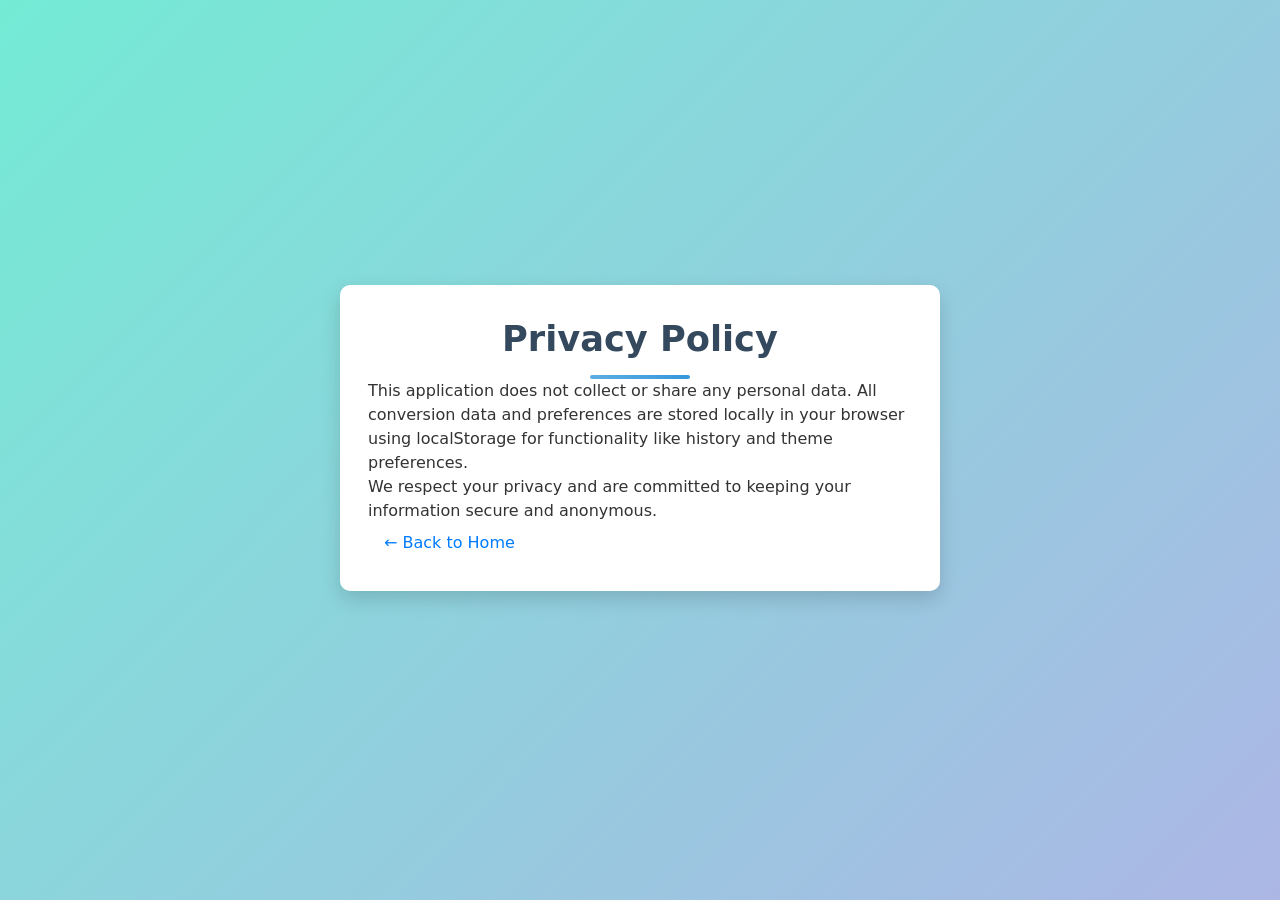
<file: public/privacy.html>
<!-- privacy.html -->
<!DOCTYPE html>
<html lang="en">
<head>
  <meta charset="UTF-8" />
  <meta name="viewport" content="width=device-width, initial-scale=1.0"/>
  <title>Privacy Policy - Unit Converter</title>
  <link rel="stylesheet" href="style.css"/>
</head>
<body>
  <div class="container">
    <h1>Privacy Policy</h1>
    <p>This application does not collect or share any personal data. All conversion data and preferences are stored locally in your browser using localStorage for functionality like history and theme preferences.</p>
    <p>We respect your privacy and are committed to keeping your information secure and anonymous.</p>
    <p><a href="index.html" class="footer-link">← Back to Home</a></p>
  </div>
</body>
</html>
</file>
<file: style.css>
:root {
    /* Color palette */
    --primary: #3498db;
    --primary-dark: #2980b9;
    --primary-light: #5dade2;
    --secondary: #2ecc71;
    --secondary-dark: #27ae60;
    --light: #ecf0f1;
    --light-hover: #dce3e3;
    --dark: #34495e;
    --dark-hover: #2c3e50;
    --danger: #e74c3c;
    --warning: #f39c12;
    --success: #27ae60;
    
    /* Component styling */
    --radius: 10px;
    --radius-sm: 6px;
    --shadow: 0 8px 20px rgba(0, 0, 0, 0.15);
    --shadow-sm: 0 2px 10px rgba(0, 0, 0, 0.1);
    --transition: all 0.3s ease;
    
    /* Backgrounds and text */
    --body-bg: linear-gradient(135deg, #74ebd5, #acb6e5);
    --container-bg: #ffffff;
    --text-color: #333333;
    --border-color: #dddddd;
    --card-shadow: 0 4px 12px rgba(0, 0, 0, 0.08);
    --focus-ring: 0 0 0 3px rgba(52, 152, 219, 0.4);
}

.dark-theme {
    --primary: #5dade2;
    --primary-dark: #3498db;
    --primary-light: #85c1e9;
    --secondary: #2ecc71;
    --secondary-dark: #27ae60;
    --light: #2c3e50;
    --light-hover: #34495e;
    --dark: #ecf0f1;
    --dark-hover: #bdc3c7;
    --body-bg: linear-gradient(135deg, #1a1a2e, #16213e);
    --container-bg: #242c3b;
    --text-color: #f1f1f1;
    --border-color: #4a5568;
    --card-shadow: 0 4px 12px rgba(0, 0, 0, 0.2);
    --focus-ring: 0 0 0 3px rgba(93, 173, 226, 0.5);
}

/* Core styling */
* {
    box-sizing: border-box;
    margin: 0;
    padding: 0;
    font-family: 'Segoe UI', system-ui, -apple-system, sans-serif;
}

html {
    font-size: 16px;
    scroll-behavior: smooth;
}

body {
    background: var(--body-bg);
    background-attachment: fixed;
    min-height: 100vh;
    padding: 2rem 1rem;
    display: flex;
    flex-direction: column;
    justify-content: center;
    align-items: center;
    color: var(--text-color);
    line-height: 1.5;
    transition: background 0.5s ease;
}

.container {
    background-color: var(--container-bg);
    border-radius: var(--radius);
    box-shadow: var(--shadow);
    width: 100%;
    max-width: 600px;
    padding: 1.75rem;
    margin-bottom: 1.5rem;
    transition: background-color 0.3s ease, box-shadow 0.3s ease;
}

/* Header styling */
header {
    display: flex;
    justify-content: space-between;
    align-items: center;
    margin-bottom: 2rem;
    position: relative;
}

h1 {
    color: var(--dark);
    text-align: center;
    font-size: 2.2rem;
    position: relative;
    padding-bottom: 0.8rem;
    margin: 0 auto;
    font-weight: 600;
    transition: color 0.3s ease;
}

h1::after {
    content: '';
    position: absolute;
    bottom: 0;
    left: 50%;
    transform: translateX(-50%);
    width: 100px;
    height: 4px;
    background: linear-gradient(90deg, var(--primary-light), var(--primary));
    border-radius: 2px;
    transition: background 0.3s ease;
}

/* Theme Toggle Switch */
.theme-toggle-container {
    position: absolute;
    right: 0;
    top: 0;
}

.theme-switch {
    position: relative;
    display: inline-block;
    width: 60px;
    height: 30px;
}

.theme-switch input {
    opacity: 0;
    width: 0;
    height: 0;
}

.slider {
    position: absolute;
    cursor: pointer;
    top: 0;
    left: 0;
    right: 0;
    bottom: 0;
    background-color: var(--light);
    transition: .4s;
    box-shadow: inset 0 1px 3px rgba(0, 0, 0, 0.2);
}

.slider:before {
    position: absolute;
    content: "";
    height: 22px;
    width: 22px;
    left: 4px;
    bottom: 4px;
    background-color: white;
    transition: .4s;
    box-shadow: 0 2px 4px rgba(0, 0, 0, 0.2);
}

input:checked + .slider {
    background-color: var(--dark-hover);
}

input:focus + .slider {
    box-shadow: inset 0 1px 3px rgba(0, 0, 0, 0.2), var(--focus-ring);
}

input:checked + .slider:before {
    transform: translateX(30px);
}

.slider.round {
    border-radius: 34px;
}

.slider.round:before {
    border-radius: 50%;
}

.theme-icon {
    position: absolute;
    top: 50%;
    transform: translateY(-50%);
    z-index: 1;
    font-size: 14px;
    pointer-events: none;
}

.theme-icon.light {
    left: 7px;
}

.theme-icon.dark {
    right: 7px;
}

/* Tabs styling */
.unit-tabs {
    display: flex;
    margin-bottom: 1.5rem;
    border-radius: var(--radius);
    overflow: hidden;
    background-color: var(--light);
    box-shadow: var(--shadow-sm);
    flex-wrap: wrap;
}

.unit-tab {
    flex: 1;
    padding: 0.85rem 0.5rem;
    text-align: center;
    background-color: var(--light);
    cursor: pointer;
    transition: all 0.2s ease;
    min-width: 80px;
    color: var(--dark);
    border-right: 1px solid var(--border-color);
    border-bottom: 1px solid var(--border-color);
    font-weight: 500;
    user-select: none;
}

.unit-tab:last-child {
    border-right: none;
}

.unit-tab:hover {
    background-color: var(--light-hover);
}

.unit-tab.active {
    background-color: var(--primary);
    color: white;
    font-weight: 600;
    border-right-color: var(--primary);
    box-shadow: 0 3px 5px rgba(0, 0, 0, 0.1);
    transform: translateY(-2px);
}

/* Converter container styling */
.converter-container {
    display: none;
    animation: fadeIn 0.3s ease-in-out;
}

@keyframes fadeIn {
    from {
        opacity: 0;
        transform: translateY(10px);
    }
    to {
        opacity: 1;
        transform: translateY(0);
    }
}

.converter-container.active {
    display: block;
}

/* Form elements styling */
.input-group {
    margin-bottom: 1.5rem;
}

.units-row {
    display: flex;
    align-items: flex-end;
    gap: 12px;
    margin-bottom: 1.5rem;
}

.units-row .input-group {
    flex: 1;
    margin-bottom: 0;
}

.swap-btn {
    background-color: var(--light);
    border: none;
    border-radius: var(--radius);
    width: 42px;
    height: 42px;
    display: flex;
    justify-content: center;
    align-items: center;
    cursor: pointer;
    transition: all 0.2s ease;
    align-self: flex-end;
    margin-bottom: 0.5rem;
    box-shadow: var(--shadow-sm);
}

.swap-btn:hover {
    background-color: var(--primary-light);
    color: white;
    transform: scale(1.05);
}

.swap-btn:active {
    transform: scale(0.95);
}

.swap-icon {
    font-size: 1.2rem;
    font-weight: bold;
}

label {
    display: block;
    margin-bottom: 0.5rem;
    color: var(--dark);
    font-weight: 500;
    transition: color 0.3s ease;
}

select, input {
    width: 100%;
    padding: 0.85rem;
    border: 2px solid var(--border-color);
    border-radius: var(--radius);
    font-size: 1rem;
    transition: all 0.2s ease;
    background-color: var(--container-bg);
    color: var(--text-color);
}

select:hover, input:hover {
    border-color: var(--primary-light);
}

select:focus, input:focus {
    outline: none;
    border-color: var(--primary);
    box-shadow: var(--focus-ring);
}

/* Button styling */
.button-group {
    display: flex;
    gap: 12px;
    margin-bottom: 1.5rem;
}

.btn {
    flex: 1;
    padding: 0.85rem;
    border: none;
    border-radius: var(--radius);
    font-size: 1rem;
    font-weight: 600;
    cursor: pointer;
    transition: all 0.2s ease;
    display: flex;
    justify-content: center;
    align-items: center;
    box-shadow: var(--shadow-sm);
}

.btn:hover {
    transform: translateY(-2px);
    box-shadow: 0 5px 15px rgba(0, 0, 0, 0.1);
}

.btn:active {
    transform: translateY(1px);
    box-shadow: 0 2px 5px rgba(0, 0, 0, 0.1);
}

.convert-btn {
    background-color: var(--primary);
    color: white;
}

.convert-btn:hover {
    background-color: var(--primary-dark);
}

.clear-btn {
    background-color: var(--light);
    color: var(--dark);
}

.clear-btn:hover {
    background-color: var(--light-hover);
}

/* Precision control styling */
.precision-control {
    display: flex;
    align-items: center;
    gap: 12px;
    margin-bottom: 1.5rem;
    background-color: var(--light);
    padding: 0.75rem;
    border-radius: var(--radius);
}

.precision-control label {
    margin-bottom: 0;
    margin-right: 0;
    flex-grow: 1;
    white-space: nowrap;
}

.precision-control input {
    width: 70px;
    text-align: center;
    padding: 0.6rem;
}

/* Result container styling */
.result-container {
    margin-bottom: 2rem;
    padding: 1.25rem;
    background-color: var(--light);
    border-radius: var(--radius);
    position: relative;
    min-height: 70px;
    display: flex;
    align-items: center;
    justify-content: center;
    transition: all 0.3s ease;
    box-shadow: var(--shadow-sm);
}

.result-container.success-flash {
    background-color: rgba(46, 204, 113, 0.2);
    animation: successPulse 1s ease;
}

.result-container.error-flash {
    background-color: rgba(231, 76, 60, 0.2);
    animation: errorPulse 1s ease;
}

@keyframes successPulse {
    0% { background-color: var(--light); }
    50% { background-color: rgba(46, 204, 113, 0.2); }
    100% { background-color: var(--light); }
}

@keyframes errorPulse {
    0% { background-color: var(--light); }
    50% { background-color: rgba(231, 76, 60, 0.2); }
    100% { background-color: var(--light); }
}

.result {
    font-size: 1.3rem;
    color: var(--dark);
    text-align: center;
    font-weight: 500;
    word-break: break-word;
    padding-right: 50px; /* Space for the copy button */
    transition: color 0.3s ease;
}

.result-value {
    font-weight: 700;
    color: var(--primary);
}

.result-unit {
    font-weight: 400;
    font-size: 0.9em;
}

.copy-btn {
    position: absolute;
    top: 50%;
    right: 1rem;
    transform: translateY(-50%);
    background-color: transparent;
    border: 1px solid var(--border-color);
    cursor: pointer;
    color: var(--dark);
    font-size: 0.9rem;
    padding: 0.35rem 0.7rem;
    border-radius: var(--radius-sm);
    transition: all 0.2s ease;
}

.copy-btn:hover {
    background-color: var(--primary);
    color: white;
    border-color: var(--primary);
}

.copy-btn:active {
    transform: translateY(-50%) scale(0.95);
}

.copy-btn.copied {
    background-color: var(--secondary);
    color: white;
    border-color: var(--secondary);
}

/* Error formatting */
.error {
    color: var(--danger);
    font-weight: 500;
}

/* History section styling */
.history {
    padding: 1.25rem;
    background-color: var(--light);
    border-radius: var(--radius);
    max-height: 250px;
    overflow-y: auto;
    scrollbar-width: thin;
    scrollbar-color: var(--primary) var(--light);
    box-shadow: var(--shadow-sm);
    transition: background-color 0.3s ease;
}

/* Custom scrollbar */
.history::-webkit-scrollbar {
    width: 8px;
}

.history::-webkit-scrollbar-track {
    background: var(--light);
    border-radius: 10px;
}

.history::-webkit-scrollbar-thumb {
    background-color: var(--primary);
    border-radius: 10px;
    border: 2px solid var(--light);
}

.history-header {
    display: flex;
    justify-content: space-between;
    align-items: center;
    margin-bottom: 1rem;
    padding-bottom: 0.75rem;
    border-bottom: 1px solid var(--border-color);
}

.history h3 {
    color: var(--dark);
    font-size: 1.1rem;
    margin: 0;
    transition: color 0.3s ease;
}

.clear-history-btn {
    background-color: transparent;
    border: 1px solid var(--border-color);
    color: var(--dark);
    border-radius: var(--radius-sm);
    padding: 0.3rem 0.6rem;
    font-size: 0.85rem;
    cursor: pointer;
    transition: all 0.2s ease;
}

.clear-history-btn:hover {
    background-color: var(--danger);
    color: white;
    border-color: var(--danger);
}

.history-list {
    display: flex;
    flex-direction: column;
    gap: 0.7rem;
}

.history-item {
    padding: 0.85rem;
    background-color: var(--container-bg);
    border-radius: calc(var(--radius) - 2px);
    font-size: 0.95rem;
    border-left: 4px solid var(--primary);
    display: flex;
    justify-content: space-between;
    align-items: center;
    box-shadow: 0 2px 5px rgba(0, 0, 0, 0.05);
    transition: all 0.2s ease;
}

.history-item:hover {
    box-shadow: 0 3px 10px rgba(0, 0, 0, 0.08);
    transform: translateX(3px);
}

.reuse-btn {
    background-color: var(--primary);
    color: white;
    border: none;
    border-radius: var(--radius-sm);
    padding: 0.25rem 0.6rem;
    font-size: 0.85rem;
    cursor: pointer;
    transition: all 0.2s ease;
    margin-left: 0.5rem;
    white-space: nowrap;
}

.reuse-btn:hover {
    background-color: var(--primary-dark);
    transform: scale(1.05);
}

.reuse-btn:active {
    transform: scale(0.95);
}

/* Footer styling */
.footer {
    text-align: center;
    margin-top: 1rem;
    padding: 1rem;
    font-size: 0.9rem;
    color: var(--dark);
    width: 100%;
    max-width: 600px;
}

.footer-link {
    color: var(--primary);
    text-decoration: none;
    transition: color 0.2s ease;
}

.footer-link:hover {
    color: var(--primary-dark);
    text-decoration: underline;
}

/* Responsive design */
@media (max-width: 500px) {
    html {
        font-size: 15px;
    }
    
    body {
        padding: 1rem 0.75rem;
    }
    
    .container {
        padding: 1.25rem;
    }
    
    h1 {
        font-size: 1.8rem;
    }
    
    .unit-tabs {
        flex-wrap: wrap;
    }
    
    .unit-tab {
        min-width: 33.33%;
        padding: 0.75rem 0.5rem;
        border-bottom: 1px solid var(--border-color);
    }
    
    .units-row {
        flex-direction: column;
        gap: 1rem;
    }
    
    .swap-btn {
        align-self: center;
        margin: 0.5rem 0;
        transform: rotate(90deg);
    }
    
    .swap-btn:hover {
        transform: rotate(90deg) scale(1.05);
    }
    
    .button-group {
        flex-direction: column;
    }
    
    .precision-control {
        flex-direction: column;
        align-items: flex-start;
    }
    
    .precision-control input {
        width: 100%;
    }
    
    .result {
        font-size: 1.1rem;
        padding-right: 0;
        padding-bottom: 2.5rem;
    }
    
    .copy-btn {
        top: auto;
        bottom: 0.75rem;
        right: 50%;
        transform: translateX(50%);
        width: 95%;
        padding: 0.5rem;
        text-align: center;
    }
    
    .history-item {
        flex-direction: column;
        align-items: flex-start;
        gap: 0.75rem;
    }
    
    .reuse-btn {
        align-self: flex-end;
    }
}

/* Accessibility improvements */
@media (prefers-reduced-motion: reduce) {
    * {
        transition: none !important;
        animation: none !important;
    }
}

/* Focus styles for keyboard navigation */
button:focus-visible,
input:focus-visible,
select:focus-visible {
    outline: 2px solid var(--primary);
    outline-offset: 2px;
}

/* Print styles */
@media print {
    body {
        background: white;
        padding: 0;
    }
    
    .container {
        box-shadow: none;
        max-width: 100%;
    }
    
    .theme-toggle-container,
    .history,
    .clear-btn,
    .copy-btn {
        display: none;
    }
}

.about-container {
    max-width: 900px;
    margin: 0 auto;
    padding: 2rem;
    line-height: 1.6;
    font-family: 'Segoe UI', Tahoma, Geneva, Verdana, sans-serif;
}
  
.hero-section {
    display: flex;
    align-items: center;
    gap: 2rem;
    margin-bottom: 2rem;
    flex-wrap: wrap;
    position: relative;
}
  
.creator-photo {
    width: 200px;
    height: 200px;
    border-radius: 50%;
    object-fit: cover;
    box-shadow: 0 8px 20px rgba(0, 0, 0, 0.15);
    transition: transform 0.3s ease, box-shadow 0.3s ease;
    border: 5px solid #fff;
    position: relative;
    z-index: 2;
}
  
.creator-photo:hover {
    transform: scale(1.05) rotate(5deg);
    box-shadow: 0 12px 28px rgba(0, 0, 0, 0.25);
}
  
.photo-decoration {
    position: absolute;
    width: 220px;
    height: 220px;
    border-radius: 50%;
    background: linear-gradient(45deg, #ffcc00, #ff6b6b, #8a2be2, #00bfff);
    left: -10px;
    top: -10px;
    z-index: 1;
    animation: gradient-rotate 8s linear infinite;
}
  
@keyframes gradient-rotate {
    0% { transform: rotate(0deg); }
    100% { transform: rotate(360deg); }
}
  
.hero-text {
    flex: 1;
    min-width: 300px;
}
  
.page-title {
    font-size: 2.5rem;
    background: linear-gradient(45deg, #ff6b6b, #8a2be2);
    -webkit-background-clip: text;
    background-clip: text;
    color: transparent;
    margin-bottom: 2rem;
}
  
.quote-container {
    display: grid;
    grid-template-columns: repeat(auto-fit, minmax(280px, 1fr));
    gap: 1.5rem;
    margin: 2rem 0;
}
  
.quote-box {
    background-color: #f8f9fa;
    border-left: 4px solid #ff6b6b;
    padding: 1.5rem;
    border-radius: 8px;
    box-shadow: 0 4px 12px rgba(0, 0, 0, 0.08);
    transition: transform 0.3s ease, box-shadow 0.3s ease;
    position: relative;
    overflow: hidden;
}
  
.quote-box:nth-child(2n) {
    border-left-color: #00bfff;
}
  
.quote-box:nth-child(3n) {
    border-left-color: #8a2be2;
}
  
.quote-box:nth-child(4n) {
    border-left-color: #ffcc00;
}
  
.quote-box:hover {
    transform: translateY(-8px);
    box-shadow: 0 8px 20px rgba(0, 0, 0, 0.15);
}
  
.quote-box::before {
    content: '';
    position: absolute;
    top: -15px;
    left: 10px;
    font-size: 5rem;
    color: rgba(0, 0, 0, 0.05);
    font-family: Georgia, serif;
}
  
.section-title {
    font-size: 1.8rem;
    color: #333;
    margin-top: 3rem;
    margin-bottom: 1.5rem;
    position: relative;
    display: inline-block;
}
  
.section-title::after {
    content: '';
    position: absolute;
    bottom: -8px;
    left: 0;
    width: 100%;
    height: 3px;
    background: linear-gradient(to right, #ff6b6b, #8a2be2);
    border-radius: 3px;
}
  
.footer-section {
    margin-top: 4rem;
    padding-top: 2rem;
    border-top: 1px solid #e9ecef;
    text-align: center;
}
  
.footer-link {
    display: inline-flex;
    align-items: center;
    text-decoration: none;
    color: #007bff;
    font-weight: 500;
    transition: color 0.2s ease, transform 0.2s ease;
    padding: 0.5rem 1rem;
}
  
.footer-link:hover {
    color: #0056b3;
    transform: translateX(-5px);
}
  
.footer-link svg {
    margin-right: 0.5rem;
}
  
.contact-buttons {
    display: flex;
    gap: 1rem;
    margin-top: 1.5rem;
    justify-content: center;
    flex-wrap: wrap;
}
  
.contact-button {
    display: inline-flex;
    align-items: center;
    padding: 0.75rem 1.5rem;
    border-radius: 30px;
    background-color: #007bff;
    color: white;
    text-decoration: none;
    font-weight: 500;
    transition: all 0.3s ease;
    box-shadow: 0 4px 10px rgba(0, 123, 255, 0.3);
}
  
.contact-button:hover {
    background-color: #0056b3;
    transform: translateY(-3px);
    box-shadow: 0 6px 12px rgba(0, 123, 255, 0.4);
}
  
.contact-button svg {
    margin-right: 0.5rem;
}
  
.fun-fact {
    background-color: #fff4e6;
    padding: 1.5rem;
    border-radius: 10px;
    margin: 2rem 0;
    box-shadow: 0 4px 15px rgba(0, 0, 0, 0.08);
    position: relative;
    border-left: 5px solid #ffcc00;
}
  
.fun-fact-label {
    position: absolute;
    top: -12px;
    left: 20px;
    background-color: #ffcc00;
    color: #333;
    padding: 0.25rem 1rem;
    border-radius: 15px;
    font-weight: bold;
    font-size: 0.9rem;
}
  
.skills-container {
    display: flex;
    flex-wrap: wrap;
    gap: 1rem;
    margin: 1.5rem 0;
}
  
.skill-badge {
    background-color: #e9ecef;
    padding: 0.5rem 1rem;
    border-radius: 20px;
    font-size: 0.9rem;
    transition: all 0.2s ease;
    cursor: default;
}
  
.skill-badge:hover {
    background-color: #007bff;
    color: white;
    transform: scale(1.05);
}
  
.random-fact-btn {
    background-color: #8a2be2;
    color: white;
    border: none;
    padding: 0.75rem 1.5rem;
    border-radius: 30px;
    font-weight: 500;
    cursor: pointer;
    transition: all 0.3s ease;
    display: block;
    margin: 2rem auto;
    box-shadow: 0 4px 10px rgba(138, 43, 226, 0.3);
}
  
.random-fact-btn:hover {
    background-color: #7823c7;
    transform: translateY(-3px);
    box-shadow: 0 6px 12px rgba(138, 43, 226, 0.4);
}
  
.hobby-section {
    background-color: #f0f7ff;
    border-radius: 10px;
    padding: 1.5rem;
    margin: 2rem 0;
    box-shadow: 0 4px 15px rgba(0, 0, 0, 0.05);
}
  
.hobby-list {
    display: flex;
    flex-wrap: wrap;
    gap: 1rem;
    margin-top: 1rem;
}
  
.hobby-item {
    display: flex;
    align-items: center;
    background-color: white;
    padding: 0.75rem 1rem;
    border-radius: 8px;
    box-shadow: 0 2px 5px rgba(0, 0, 0, 0.05);
    font-size: 0.9rem;
}
  
.hobby-item span {
    margin-right: 0.5rem;
    font-size: 1.2rem;
}
  
.achievement-ticker {
    background-color: #333;
    color: white;
    padding: 0.75rem;
    overflow: hidden;
    position: relative;
    margin: 3rem 0;
    border-radius: 5px;
}
  
.ticker-content {
    display: inline-block;
    white-space: nowrap;
    animation: ticker 20s linear infinite;
}
  
@keyframes ticker {
    0% { transform: translateX(100%); }
    100% { transform: translateX(-100%); }
}
  
.ticker-item {
    display: inline-block;
    margin: 0 2rem;
}
  
.fun-meter {
    background-color: #f8f9fa;
    height: 30px;
    border-radius: 15px;
    overflow: hidden;
    margin: 2rem 0;
    position: relative;
}
  
.fun-meter-fill {
    height: 100%;
    width: 85%;
    background: linear-gradient(to right, #007bff, #8a2be2);
    border-radius: 15px;
    transition: width 1.5s ease;
}
  
.fun-meter-label {
    position: absolute;
    top: 50%;
    left: 50%;
    transform: translate(-50%, -50%);
    color: white;
    font-weight: bold;
    text-shadow: 1px 1px 2px rgba(0, 0, 0, 0.3);
    white-space: nowrap;
}
  
@media (max-width: 768px) {
    .hero-section {
      flex-direction: column;
      text-align: center;
    }
    
    .page-title {
      text-align: center;
    }
    
    .section-title {
      display: block;
      text-align: center;
    }
    
    .section-title::after {
      left: 50%;
      transform: translateX(-50%);
      width: 50%;
    }
}
</file>
<file: public/style.css>
:root {
    /* Color palette */
    --primary: #3498db;
    --primary-dark: #2980b9;
    --primary-light: #5dade2;
    --secondary: #2ecc71;
    --secondary-dark: #27ae60;
    --light: #ecf0f1;
    --light-hover: #dce3e3;
    --dark: #34495e;
    --dark-hover: #2c3e50;
    --danger: #e74c3c;
    --warning: #f39c12;
    --success: #27ae60;
    
    /* Component styling */
    --radius: 10px;
    --radius-sm: 6px;
    --shadow: 0 8px 20px rgba(0, 0, 0, 0.15);
    --shadow-sm: 0 2px 10px rgba(0, 0, 0, 0.1);
    --transition: all 0.3s ease;
    
    /* Backgrounds and text */
    --body-bg: linear-gradient(135deg, #74ebd5, #acb6e5);
    --container-bg: #ffffff;
    --text-color: #333333;
    --border-color: #dddddd;
    --card-shadow: 0 4px 12px rgba(0, 0, 0, 0.08);
    --focus-ring: 0 0 0 3px rgba(52, 152, 219, 0.4);
}

.dark-theme {
    --primary: #5dade2;
    --primary-dark: #3498db;
    --primary-light: #85c1e9;
    --secondary: #2ecc71;
    --secondary-dark: #27ae60;
    --light: #2c3e50;
    --light-hover: #34495e;
    --dark: #ecf0f1;
    --dark-hover: #bdc3c7;
    --body-bg: linear-gradient(135deg, #1a1a2e, #16213e);
    --container-bg: #242c3b;
    --text-color: #f1f1f1;
    --border-color: #4a5568;
    --card-shadow: 0 4px 12px rgba(0, 0, 0, 0.2);
    --focus-ring: 0 0 0 3px rgba(93, 173, 226, 0.5);
}

/* Core styling */
* {
    box-sizing: border-box;
    margin: 0;
    padding: 0;
    font-family: 'Segoe UI', system-ui, -apple-system, sans-serif;
}

html {
    font-size: 16px;
    scroll-behavior: smooth;
}

body {
    background: var(--body-bg);
    background-attachment: fixed;
    min-height: 100vh;
    padding: 2rem 1rem;
    display: flex;
    flex-direction: column;
    justify-content: center;
    align-items: center;
    color: var(--text-color);
    line-height: 1.5;
    transition: background 0.5s ease;
}

.container {
    background-color: var(--container-bg);
    border-radius: var(--radius);
    box-shadow: var(--shadow);
    width: 100%;
    max-width: 600px;
    padding: 1.75rem;
    margin-bottom: 1.5rem;
    transition: background-color 0.3s ease, box-shadow 0.3s ease;
}

/* Header styling */
header {
    display: flex;
    justify-content: space-between;
    align-items: center;
    margin-bottom: 2rem;
    position: relative;
}

h1 {
    color: var(--dark);
    text-align: center;
    font-size: 2.2rem;
    position: relative;
    padding-bottom: 0.8rem;
    margin: 0 auto;
    font-weight: 600;
    transition: color 0.3s ease;
}

h1::after {
    content: '';
    position: absolute;
    bottom: 0;
    left: 50%;
    transform: translateX(-50%);
    width: 100px;
    height: 4px;
    background: linear-gradient(90deg, var(--primary-light), var(--primary));
    border-radius: 2px;
    transition: background 0.3s ease;
}

/* Theme Toggle Switch */
.theme-toggle-container {
    position: absolute;
    right: 0;
    top: 0;
}

.theme-switch {
    position: relative;
    display: inline-block;
    width: 60px;
    height: 30px;
}

.theme-switch input {
    opacity: 0;
    width: 0;
    height: 0;
}

.slider {
    position: absolute;
    cursor: pointer;
    top: 0;
    left: 0;
    right: 0;
    bottom: 0;
    background-color: var(--light);
    transition: .4s;
    box-shadow: inset 0 1px 3px rgba(0, 0, 0, 0.2);
}

.slider:before {
    position: absolute;
    content: "";
    height: 22px;
    width: 22px;
    left: 4px;
    bottom: 4px;
    background-color: white;
    transition: .4s;
    box-shadow: 0 2px 4px rgba(0, 0, 0, 0.2);
}

input:checked + .slider {
    background-color: var(--dark-hover);
}

input:focus + .slider {
    box-shadow: inset 0 1px 3px rgba(0, 0, 0, 0.2), var(--focus-ring);
}

input:checked + .slider:before {
    transform: translateX(30px);
}

.slider.round {
    border-radius: 34px;
}

.slider.round:before {
    border-radius: 50%;
}

.theme-icon {
    position: absolute;
    top: 50%;
    transform: translateY(-50%);
    z-index: 1;
    font-size: 14px;
    pointer-events: none;
}

.theme-icon.light {
    left: 7px;
}

.theme-icon.dark {
    right: 7px;
}

/* Tabs styling */
.unit-tabs {
    display: flex;
    margin-bottom: 1.5rem;
    border-radius: var(--radius);
    overflow: hidden;
    background-color: var(--light);
    box-shadow: var(--shadow-sm);
    flex-wrap: wrap;
}

.unit-tab {
    flex: 1;
    padding: 0.85rem 0.5rem;
    text-align: center;
    background-color: var(--light);
    cursor: pointer;
    transition: all 0.2s ease;
    min-width: 80px;
    color: var(--dark);
    border-right: 1px solid var(--border-color);
    border-bottom: 1px solid var(--border-color);
    font-weight: 500;
    user-select: none;
}

.unit-tab:last-child {
    border-right: none;
}

.unit-tab:hover {
    background-color: var(--light-hover);
}

.unit-tab.active {
    background-color: var(--primary);
    color: white;
    font-weight: 600;
    border-right-color: var(--primary);
    box-shadow: 0 3px 5px rgba(0, 0, 0, 0.1);
    transform: translateY(-2px);
}

/* Converter container styling */
.converter-container {
    display: none;
    animation: fadeIn 0.3s ease-in-out;
}

@keyframes fadeIn {
    from {
        opacity: 0;
        transform: translateY(10px);
    }
    to {
        opacity: 1;
        transform: translateY(0);
    }
}

.converter-container.active {
    display: block;
}

/* Form elements styling */
.input-group {
    margin-bottom: 1.5rem;
}

.units-row {
    display: flex;
    align-items: flex-end;
    gap: 12px;
    margin-bottom: 1.5rem;
}

.units-row .input-group {
    flex: 1;
    margin-bottom: 0;
}

.swap-btn {
    background-color: var(--light);
    border: none;
    border-radius: var(--radius);
    width: 42px;
    height: 42px;
    display: flex;
    justify-content: center;
    align-items: center;
    cursor: pointer;
    transition: all 0.2s ease;
    align-self: flex-end;
    margin-bottom: 0.5rem;
    box-shadow: var(--shadow-sm);
}

.swap-btn:hover {
    background-color: var(--primary-light);
    color: white;
    transform: scale(1.05);
}

.swap-btn:active {
    transform: scale(0.95);
}

.swap-icon {
    font-size: 1.2rem;
    font-weight: bold;
}

label {
    display: block;
    margin-bottom: 0.5rem;
    color: var(--dark);
    font-weight: 500;
    transition: color 0.3s ease;
}

select, input {
    width: 100%;
    padding: 0.85rem;
    border: 2px solid var(--border-color);
    border-radius: var(--radius);
    font-size: 1rem;
    transition: all 0.2s ease;
    background-color: var(--container-bg);
    color: var(--text-color);
}

select:hover, input:hover {
    border-color: var(--primary-light);
}

select:focus, input:focus {
    outline: none;
    border-color: var(--primary);
    box-shadow: var(--focus-ring);
}

/* Button styling */
.button-group {
    display: flex;
    gap: 12px;
    margin-bottom: 1.5rem;
}

.btn {
    flex: 1;
    padding: 0.85rem;
    border: none;
    border-radius: var(--radius);
    font-size: 1rem;
    font-weight: 600;
    cursor: pointer;
    transition: all 0.2s ease;
    display: flex;
    justify-content: center;
    align-items: center;
    box-shadow: var(--shadow-sm);
}

.btn:hover {
    transform: translateY(-2px);
    box-shadow: 0 5px 15px rgba(0, 0, 0, 0.1);
}

.btn:active {
    transform: translateY(1px);
    box-shadow: 0 2px 5px rgba(0, 0, 0, 0.1);
}

.convert-btn {
    background-color: var(--primary);
    color: white;
}

.convert-btn:hover {
    background-color: var(--primary-dark);
}

.clear-btn {
    background-color: var(--light);
    color: var(--dark);
}

.clear-btn:hover {
    background-color: var(--light-hover);
}

/* Precision control styling */
.precision-control {
    display: flex;
    align-items: center;
    gap: 12px;
    margin-bottom: 1.5rem;
    background-color: var(--light);
    padding: 0.75rem;
    border-radius: var(--radius);
}

.precision-control label {
    margin-bottom: 0;
    margin-right: 0;
    flex-grow: 1;
    white-space: nowrap;
}

.precision-control input {
    width: 70px;
    text-align: center;
    padding: 0.6rem;
}

/* Result container styling */
.result-container {
    margin-bottom: 2rem;
    padding: 1.25rem;
    background-color: var(--light);
    border-radius: var(--radius);
    position: relative;
    min-height: 70px;
    display: flex;
    align-items: center;
    justify-content: center;
    transition: all 0.3s ease;
    box-shadow: var(--shadow-sm);
}

.result-container.success-flash {
    background-color: rgba(46, 204, 113, 0.2);
    animation: successPulse 1s ease;
}

.result-container.error-flash {
    background-color: rgba(231, 76, 60, 0.2);
    animation: errorPulse 1s ease;
}

@keyframes successPulse {
    0% { background-color: var(--light); }
    50% { background-color: rgba(46, 204, 113, 0.2); }
    100% { background-color: var(--light); }
}

@keyframes errorPulse {
    0% { background-color: var(--light); }
    50% { background-color: rgba(231, 76, 60, 0.2); }
    100% { background-color: var(--light); }
}

.result {
    font-size: 1.3rem;
    color: var(--dark);
    text-align: center;
    font-weight: 500;
    word-break: break-word;
    padding-right: 50px; /* Space for the copy button */
    transition: color 0.3s ease;
}

.result-value {
    font-weight: 700;
    color: var(--primary);
}

.result-unit {
    font-weight: 400;
    font-size: 0.9em;
}

.copy-btn {
    position: absolute;
    top: 50%;
    right: 1rem;
    transform: translateY(-50%);
    background-color: transparent;
    border: 1px solid var(--border-color);
    cursor: pointer;
    color: var(--dark);
    font-size: 0.9rem;
    padding: 0.35rem 0.7rem;
    border-radius: var(--radius-sm);
    transition: all 0.2s ease;
}

.copy-btn:hover {
    background-color: var(--primary);
    color: white;
    border-color: var(--primary);
}

.copy-btn:active {
    transform: translateY(-50%) scale(0.95);
}

.copy-btn.copied {
    background-color: var(--secondary);
    color: white;
    border-color: var(--secondary);
}

/* Error formatting */
.error {
    color: var(--danger);
    font-weight: 500;
}

/* History section styling */
.history {
    padding: 1.25rem;
    background-color: var(--light);
    border-radius: var(--radius);
    max-height: 250px;
    overflow-y: auto;
    scrollbar-width: thin;
    scrollbar-color: var(--primary) var(--light);
    box-shadow: var(--shadow-sm);
    transition: background-color 0.3s ease;
}

/* Custom scrollbar */
.history::-webkit-scrollbar {
    width: 8px;
}

.history::-webkit-scrollbar-track {
    background: var(--light);
    border-radius: 10px;
}

.history::-webkit-scrollbar-thumb {
    background-color: var(--primary);
    border-radius: 10px;
    border: 2px solid var(--light);
}

.history-header {
    display: flex;
    justify-content: space-between;
    align-items: center;
    margin-bottom: 1rem;
    padding-bottom: 0.75rem;
    border-bottom: 1px solid var(--border-color);
}

.history h3 {
    color: var(--dark);
    font-size: 1.1rem;
    margin: 0;
    transition: color 0.3s ease;
}

.clear-history-btn {
    background-color: transparent;
    border: 1px solid var(--border-color);
    color: var(--dark);
    border-radius: var(--radius-sm);
    padding: 0.3rem 0.6rem;
    font-size: 0.85rem;
    cursor: pointer;
    transition: all 0.2s ease;
}

.clear-history-btn:hover {
    background-color: var(--danger);
    color: white;
    border-color: var(--danger);
}

.history-list {
    display: flex;
    flex-direction: column;
    gap: 0.7rem;
}

.history-item {
    padding: 0.85rem;
    background-color: var(--container-bg);
    border-radius: calc(var(--radius) - 2px);
    font-size: 0.95rem;
    border-left: 4px solid var(--primary);
    display: flex;
    justify-content: space-between;
    align-items: center;
    box-shadow: 0 2px 5px rgba(0, 0, 0, 0.05);
    transition: all 0.2s ease;
}

.history-item:hover {
    box-shadow: 0 3px 10px rgba(0, 0, 0, 0.08);
    transform: translateX(3px);
}

.reuse-btn {
    background-color: var(--primary);
    color: white;
    border: none;
    border-radius: var(--radius-sm);
    padding: 0.25rem 0.6rem;
    font-size: 0.85rem;
    cursor: pointer;
    transition: all 0.2s ease;
    margin-left: 0.5rem;
    white-space: nowrap;
}

.reuse-btn:hover {
    background-color: var(--primary-dark);
    transform: scale(1.05);
}

.reuse-btn:active {
    transform: scale(0.95);
}

/* Footer styling */
.footer {
    text-align: center;
    margin-top: 1rem;
    padding: 1rem;
    font-size: 0.9rem;
    color: var(--dark);
    width: 100%;
    max-width: 600px;
}

.footer-link {
    color: var(--primary);
    text-decoration: none;
    transition: color 0.2s ease;
}

.footer-link:hover {
    color: var(--primary-dark);
    text-decoration: underline;
}

/* Responsive design */
@media (max-width: 500px) {
    html {
        font-size: 15px;
    }
    
    body {
        padding: 1rem 0.75rem;
    }
    
    .container {
        padding: 1.25rem;
    }
    
    h1 {
        font-size: 1.8rem;
    }
    
    .unit-tabs {
        flex-wrap: wrap;
    }
    
    .unit-tab {
        min-width: 33.33%;
        padding: 0.75rem 0.5rem;
        border-bottom: 1px solid var(--border-color);
    }
    
    .units-row {
        flex-direction: column;
        gap: 1rem;
    }
    
    .swap-btn {
        align-self: center;
        margin: 0.5rem 0;
        transform: rotate(90deg);
    }
    
    .swap-btn:hover {
        transform: rotate(90deg) scale(1.05);
    }
    
    .button-group {
        flex-direction: column;
    }
    
    .precision-control {
        flex-direction: column;
        align-items: flex-start;
    }
    
    .precision-control input {
        width: 100%;
    }
    
    .result {
        font-size: 1.1rem;
        padding-right: 0;
        padding-bottom: 2.5rem;
    }
    
    .copy-btn {
        top: auto;
        bottom: 0.75rem;
        right: 50%;
        transform: translateX(50%);
        width: 95%;
        padding: 0.5rem;
        text-align: center;
    }
    
    .history-item {
        flex-direction: column;
        align-items: flex-start;
        gap: 0.75rem;
    }
    
    .reuse-btn {
        align-self: flex-end;
    }
}

/* Accessibility improvements */
@media (prefers-reduced-motion: reduce) {
    * {
        transition: none !important;
        animation: none !important;
    }
}

/* Focus styles for keyboard navigation */
button:focus-visible,
input:focus-visible,
select:focus-visible {
    outline: 2px solid var(--primary);
    outline-offset: 2px;
}

/* Print styles */
@media print {
    body {
        background: white;
        padding: 0;
    }
    
    .container {
        box-shadow: none;
        max-width: 100%;
    }
    
    .theme-toggle-container,
    .history,
    .clear-btn,
    .copy-btn {
        display: none;
    }
}

.about-container {
    max-width: 900px;
    margin: 0 auto;
    padding: 2rem;
    line-height: 1.6;
    font-family: 'Segoe UI', Tahoma, Geneva, Verdana, sans-serif;
}
  
.hero-section {
    display: flex;
    align-items: center;
    gap: 2rem;
    margin-bottom: 2rem;
    flex-wrap: wrap;
    position: relative;
}
  
.creator-photo {
    width: 200px;
    height: 200px;
    border-radius: 50%;
    object-fit: cover;
    box-shadow: 0 8px 20px rgba(0, 0, 0, 0.15);
    transition: transform 0.3s ease, box-shadow 0.3s ease;
    border: 5px solid #fff;
    position: relative;
    z-index: 2;
}
  
.creator-photo:hover {
    transform: scale(1.05) rotate(5deg);
    box-shadow: 0 12px 28px rgba(0, 0, 0, 0.25);
}
  
.photo-decoration {
    position: absolute;
    width: 220px;
    height: 220px;
    border-radius: 50%;
    background: linear-gradient(45deg, #ffcc00, #ff6b6b, #8a2be2, #00bfff);
    left: -10px;
    top: -10px;
    z-index: 1;
    animation: gradient-rotate 8s linear infinite;
}
  
@keyframes gradient-rotate {
    0% { transform: rotate(0deg); }
    100% { transform: rotate(360deg); }
}
  
.hero-text {
    flex: 1;
    min-width: 300px;
}
  
.page-title {
    font-size: 2.5rem;
    background: linear-gradient(45deg, #ff6b6b, #8a2be2);
    -webkit-background-clip: text;
    background-clip: text;
    color: transparent;
    margin-bottom: 2rem;
}
  
.quote-container {
    display: grid;
    grid-template-columns: repeat(auto-fit, minmax(280px, 1fr));
    gap: 1.5rem;
    margin: 2rem 0;
}
  
.quote-box {
    background-color: #f8f9fa;
    border-left: 4px solid #ff6b6b;
    padding: 1.5rem;
    border-radius: 8px;
    box-shadow: 0 4px 12px rgba(0, 0, 0, 0.08);
    transition: transform 0.3s ease, box-shadow 0.3s ease;
    position: relative;
    overflow: hidden;
}
  
.quote-box:nth-child(2n) {
    border-left-color: #00bfff;
}
  
.quote-box:nth-child(3n) {
    border-left-color: #8a2be2;
}
  
.quote-box:nth-child(4n) {
    border-left-color: #ffcc00;
}
  
.quote-box:hover {
    transform: translateY(-8px);
    box-shadow: 0 8px 20px rgba(0, 0, 0, 0.15);
}
  
.quote-box::before {
    content: '';
    position: absolute;
    top: -15px;
    left: 10px;
    font-size: 5rem;
    color: rgba(0, 0, 0, 0.05);
    font-family: Georgia, serif;
}
  
.section-title {
    font-size: 1.8rem;
    color: #333;
    margin-top: 3rem;
    margin-bottom: 1.5rem;
    position: relative;
    display: inline-block;
}
  
.section-title::after {
    content: '';
    position: absolute;
    bottom: -8px;
    left: 0;
    width: 100%;
    height: 3px;
    background: linear-gradient(to right, #ff6b6b, #8a2be2);
    border-radius: 3px;
}
  
.footer-section {
    margin-top: 4rem;
    padding-top: 2rem;
    border-top: 1px solid #e9ecef;
    text-align: center;
}
  
.footer-link {
    display: inline-flex;
    align-items: center;
    text-decoration: none;
    color: #007bff;
    font-weight: 500;
    transition: color 0.2s ease, transform 0.2s ease;
    padding: 0.5rem 1rem;
}
  
.footer-link:hover {
    color: #0056b3;
    transform: translateX(-5px);
}
  
.footer-link svg {
    margin-right: 0.5rem;
}
  
.contact-buttons {
    display: flex;
    gap: 1rem;
    margin-top: 1.5rem;
    justify-content: center;
    flex-wrap: wrap;
}
  
.contact-button {
    display: inline-flex;
    align-items: center;
    padding: 0.75rem 1.5rem;
    border-radius: 30px;
    background-color: #007bff;
    color: white;
    text-decoration: none;
    font-weight: 500;
    transition: all 0.3s ease;
    box-shadow: 0 4px 10px rgba(0, 123, 255, 0.3);
}
  
.contact-button:hover {
    background-color: #0056b3;
    transform: translateY(-3px);
    box-shadow: 0 6px 12px rgba(0, 123, 255, 0.4);
}
  
.contact-button svg {
    margin-right: 0.5rem;
}
  
.fun-fact {
    background-color: #fff4e6;
    padding: 1.5rem;
    border-radius: 10px;
    margin: 2rem 0;
    box-shadow: 0 4px 15px rgba(0, 0, 0, 0.08);
    position: relative;
    border-left: 5px solid #ffcc00;
}
  
.fun-fact-label {
    position: absolute;
    top: -12px;
    left: 20px;
    background-color: #ffcc00;
    color: #333;
    padding: 0.25rem 1rem;
    border-radius: 15px;
    font-weight: bold;
    font-size: 0.9rem;
}
  
.skills-container {
    display: flex;
    flex-wrap: wrap;
    gap: 1rem;
    margin: 1.5rem 0;
}
  
.skill-badge {
    background-color: #e9ecef;
    padding: 0.5rem 1rem;
    border-radius: 20px;
    font-size: 0.9rem;
    transition: all 0.2s ease;
    cursor: default;
}
  
.skill-badge:hover {
    background-color: #007bff;
    color: white;
    transform: scale(1.05);
}
  
.random-fact-btn {
    background-color: #8a2be2;
    color: white;
    border: none;
    padding: 0.75rem 1.5rem;
    border-radius: 30px;
    font-weight: 500;
    cursor: pointer;
    transition: all 0.3s ease;
    display: block;
    margin: 2rem auto;
    box-shadow: 0 4px 10px rgba(138, 43, 226, 0.3);
}
  
.random-fact-btn:hover {
    background-color: #7823c7;
    transform: translateY(-3px);
    box-shadow: 0 6px 12px rgba(138, 43, 226, 0.4);
}
  
.hobby-section {
    background-color: #f0f7ff;
    border-radius: 10px;
    padding: 1.5rem;
    margin: 2rem 0;
    box-shadow: 0 4px 15px rgba(0, 0, 0, 0.05);
}
  
.hobby-list {
    display: flex;
    flex-wrap: wrap;
    gap: 1rem;
    margin-top: 1rem;
}
  
.hobby-item {
    display: flex;
    align-items: center;
    background-color: white;
    padding: 0.75rem 1rem;
    border-radius: 8px;
    box-shadow: 0 2px 5px rgba(0, 0, 0, 0.05);
    font-size: 0.9rem;
}
  
.hobby-item span {
    margin-right: 0.5rem;
    font-size: 1.2rem;
}
  
.achievement-ticker {
    background-color: #333;
    color: white;
    padding: 0.75rem;
    overflow: hidden;
    position: relative;
    margin: 3rem 0;
    border-radius: 5px;
}
  
.ticker-content {
    display: inline-block;
    white-space: nowrap;
    animation: ticker 20s linear infinite;
}
  
@keyframes ticker {
    0% { transform: translateX(100%); }
    100% { transform: translateX(-100%); }
}
  
.ticker-item {
    display: inline-block;
    margin: 0 2rem;
}
  
.fun-meter {
    background-color: #f8f9fa;
    height: 30px;
    border-radius: 15px;
    overflow: hidden;
    margin: 2rem 0;
    position: relative;
}
  
.fun-meter-fill {
    height: 100%;
    width: 85%;
    background: linear-gradient(to right, #007bff, #8a2be2);
    border-radius: 15px;
    transition: width 1.5s ease;
}
  
.fun-meter-label {
    position: absolute;
    top: 50%;
    left: 50%;
    transform: translate(-50%, -50%);
    color: white;
    font-weight: bold;
    text-shadow: 1px 1px 2px rgba(0, 0, 0, 0.3);
    white-space: nowrap;
}
  
@media (max-width: 768px) {
    .hero-section {
      flex-direction: column;
      text-align: center;
    }
    
    .page-title {
      text-align: center;
    }
    
    .section-title {
      display: block;
      text-align: center;
    }
    
    .section-title::after {
      left: 50%;
      transform: translateX(-50%);
      width: 50%;
    }
}
</file>
